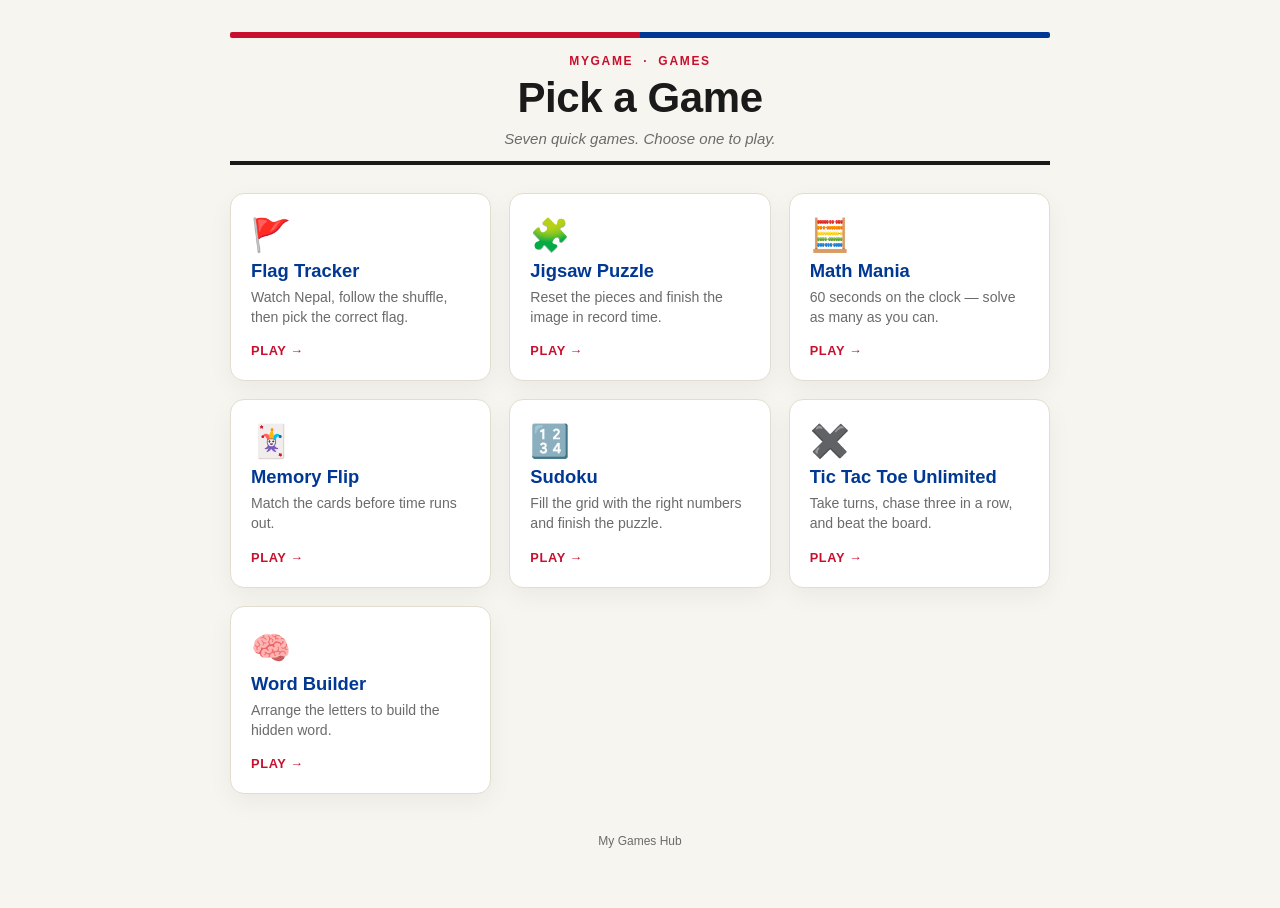
<file: index.html>
<!DOCTYPE html>
<html lang="en">
<head>
<meta charset="UTF-8">
<meta name="viewport" content="width=device-width, initial-scale=1.0">
<title>My Games</title>
<style>
  :root{
    --bg:#f7f5ef;
    --card:#ffffff;
    --crimson:#C8102E;
    --blue:#003893;
    --ink:#1a1a1a;
    --ink-soft:#6b6b6b;
    --border:#e2ddd0;
  }
  *{box-sizing:border-box;margin:0;padding:0}
  body{
    background:var(--bg);
    color:var(--ink);
    font-family:"Segoe UI",Arial,sans-serif;
    min-height:100vh;
    padding:32px 16px 60px;
  }
  .wrap{max-width:820px;margin:0 auto}
  header{
    text-align:center;
    border-bottom:4px solid var(--ink);
    padding-bottom:14px;
    margin-bottom:28px;
  }
  .flagbar{
    height:6px;
    background:linear-gradient(90deg, var(--crimson) 0 50%, var(--blue) 50% 100%);
    margin-bottom:16px;
    border-radius:2px;
  }
  .kicker{
    font-size:12px;
    letter-spacing:.14em;
    color:var(--crimson);
    font-weight:700;
    margin-bottom:6px;
    text-transform:uppercase;
  }
  h1{
    font-size:clamp(28px,6vw,42px);
    letter-spacing:-.01em;
    color:var(--ink);
  }
  .subhead{
    color:var(--ink-soft);
    font-size:15px;
    margin-top:8px;
    font-style:italic;
  }
  .grid{
    display:grid;
    grid-template-columns:repeat(auto-fit,minmax(220px,1fr));
    gap:18px;
  }
  .game-card{
    background:var(--card);
    border:1px solid var(--border);
    border-radius:14px;
    padding:22px 20px;
    text-decoration:none;
    color:var(--ink);
    display:flex;
    flex-direction:column;
    gap:6px;
    box-shadow:0 8px 24px rgba(0,0,0,.05);
    transition:transform .15s ease, box-shadow .15s ease, border-color .15s ease;
  }
  .game-card:hover{
    transform:translateY(-3px);
    box-shadow:0 14px 34px rgba(0,0,0,.1);
    border-color:var(--crimson);
  }
  .emoji{font-size:2rem}
  .game-title{font-size:1.15rem;font-weight:700;color:var(--blue)}
  .game-desc{font-size:.88rem;color:var(--ink-soft);line-height:1.4}
  .play{
    margin-top:10px;
    font-size:.8rem;
    font-weight:700;
    letter-spacing:.05em;
    color:var(--crimson);
    text-transform:uppercase;
  }
  footer{
    text-align:center;
    margin-top:40px;
    font-size:12px;
    color:var(--ink-soft);
  }
</style>
</head>
<body>
<div class="wrap">
  <header>
    <div class="flagbar"></div>
    <div class="kicker">MyGame &nbsp;·&nbsp; Games</div>
    <h1>Pick a Game</h1>
    <div class="subhead">Seven quick games. Choose one to play.</div>
  </header>

  <div class="grid">
    <a class="game-card" href="games/Flag%20Tracker/index.html">
      <div class="emoji">🚩</div>
      <div class="game-title">Flag Tracker</div>
      <div class="game-desc">Watch Nepal, follow the shuffle, then pick the correct flag.</div>
      <div class="play">Play →</div>
    </a>

    <a class="game-card" href="games/Jigsaw%20Puzzle/index.html">
      <div class="emoji">🧩</div>
      <div class="game-title">Jigsaw Puzzle</div>
      <div class="game-desc">Reset the pieces and finish the image in record time.</div>
      <div class="play">Play →</div>
    </a>

    <a class="game-card" href="games/Math%20mania/index.html">
      <div class="emoji">🧮</div>
      <div class="game-title">Math Mania</div>
      <div class="game-desc">60 seconds on the clock — solve as many as you can.</div>
      <div class="play">Play →</div>
    </a>

    <a class="game-card" href="games/Memory%20Flip/index.html">
      <div class="emoji">🃏</div>
      <div class="game-title">Memory Flip</div>
      <div class="game-desc">Match the cards before time runs out.</div>
      <div class="play">Play →</div>
    </a>

    <a class="game-card" href="games/Sudoku/index.html">
      <div class="emoji">🔢</div>
      <div class="game-title">Sudoku</div>
      <div class="game-desc">Fill the grid with the right numbers and finish the puzzle.</div>
      <div class="play">Play →</div>
    </a>

    <a class="game-card" href="games/tic%20tac%20toe%20unlimited/index.html">
      <div class="emoji">✖️</div>
      <div class="game-title">Tic Tac Toe Unlimited</div>
      <div class="game-desc">Take turns, chase three in a row, and beat the board.</div>
      <div class="play">Play →</div>
    </a>

    <a class="game-card" href="games/Word%20builder/index.html">
      <div class="emoji">🧠</div>
      <div class="game-title">Word Builder</div>
      <div class="game-desc">Arrange the letters to build the hidden word.</div>
      <div class="play">Play →</div>
    </a>
  </div>

  <footer>My Games Hub</footer>
</div>
</body>
</html>
</file>
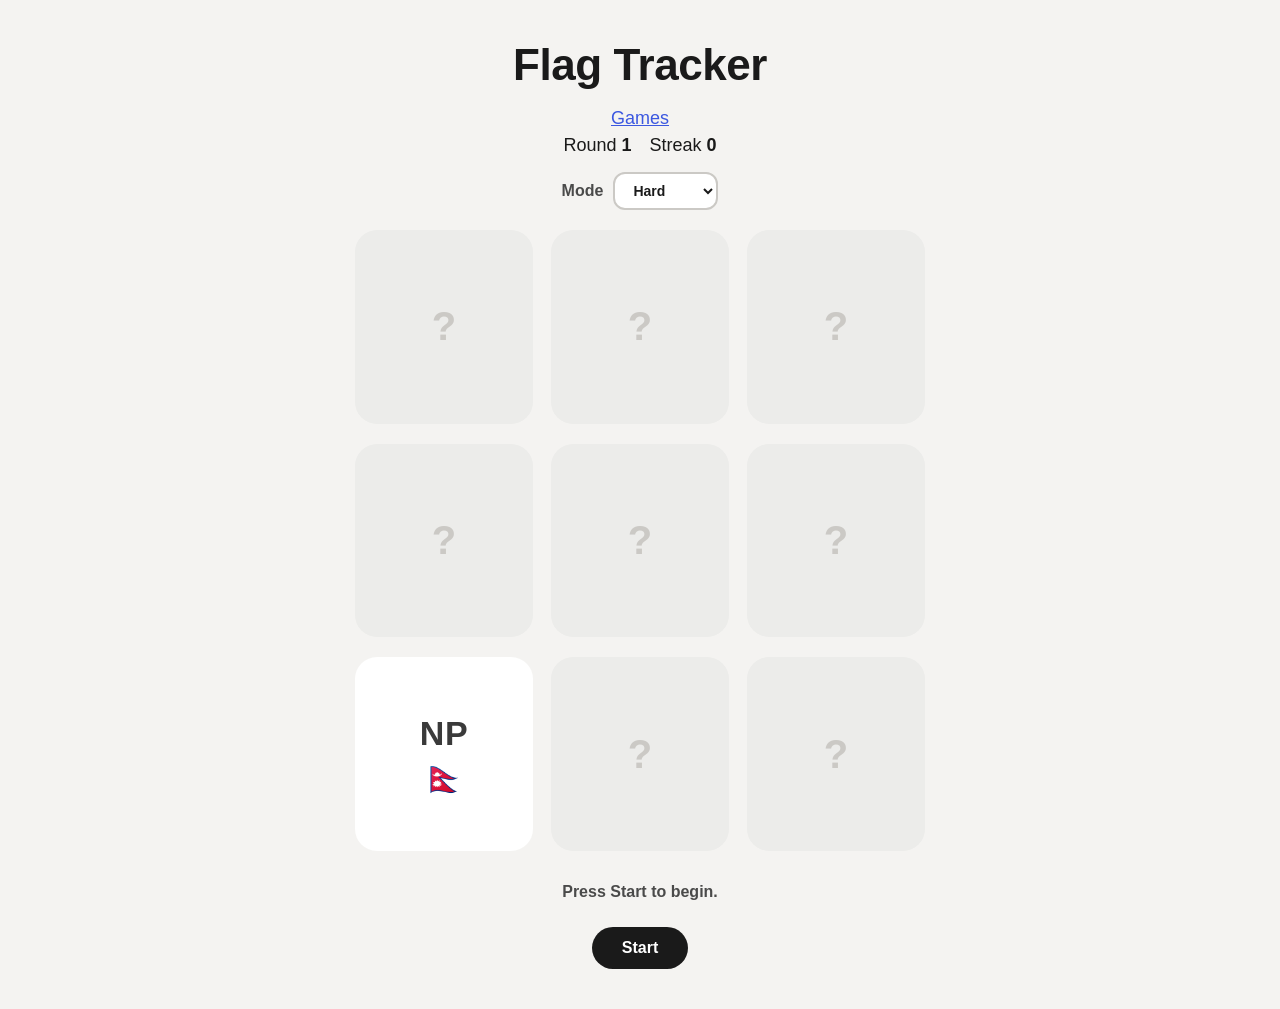
<file: games/Flag Tracker/index.html>
<!DOCTYPE html>
<html lang="en">
<head>
<meta charset="UTF-8">
<meta name="viewport" content="width=device-width, initial-scale=1.0">
<title>Flag Tracker</title>
<link rel="stylesheet" href="style.css">
</head>
<body>
  <div class="wrap">
    <h1>Flag Tracker</h1>

    <div class="nav-row">
      <a href="#" class="games-link">Games</a>
    </div>

    <div class="status-row">
      <span>Round <span id="round">1</span></span>
      <span>Streak <span id="streak">0</span></span>
    </div>

    <div class="mode-row">
      <label class="mode-label" for="modeSelect">Mode</label>
      <select id="modeSelect" class="mode-select">
        <option value="easy">Easy</option>
        <option value="medium">Medium</option>
        <option value="hard" selected>Hard</option>
      </select>
    </div>

    <div class="board" id="board"></div>

    <p class="message" id="message"></p>

    <button id="startBtn" class="primary">Start</button>
  </div>

  <script src="script.js"></script>
</body>
</html>
</file>
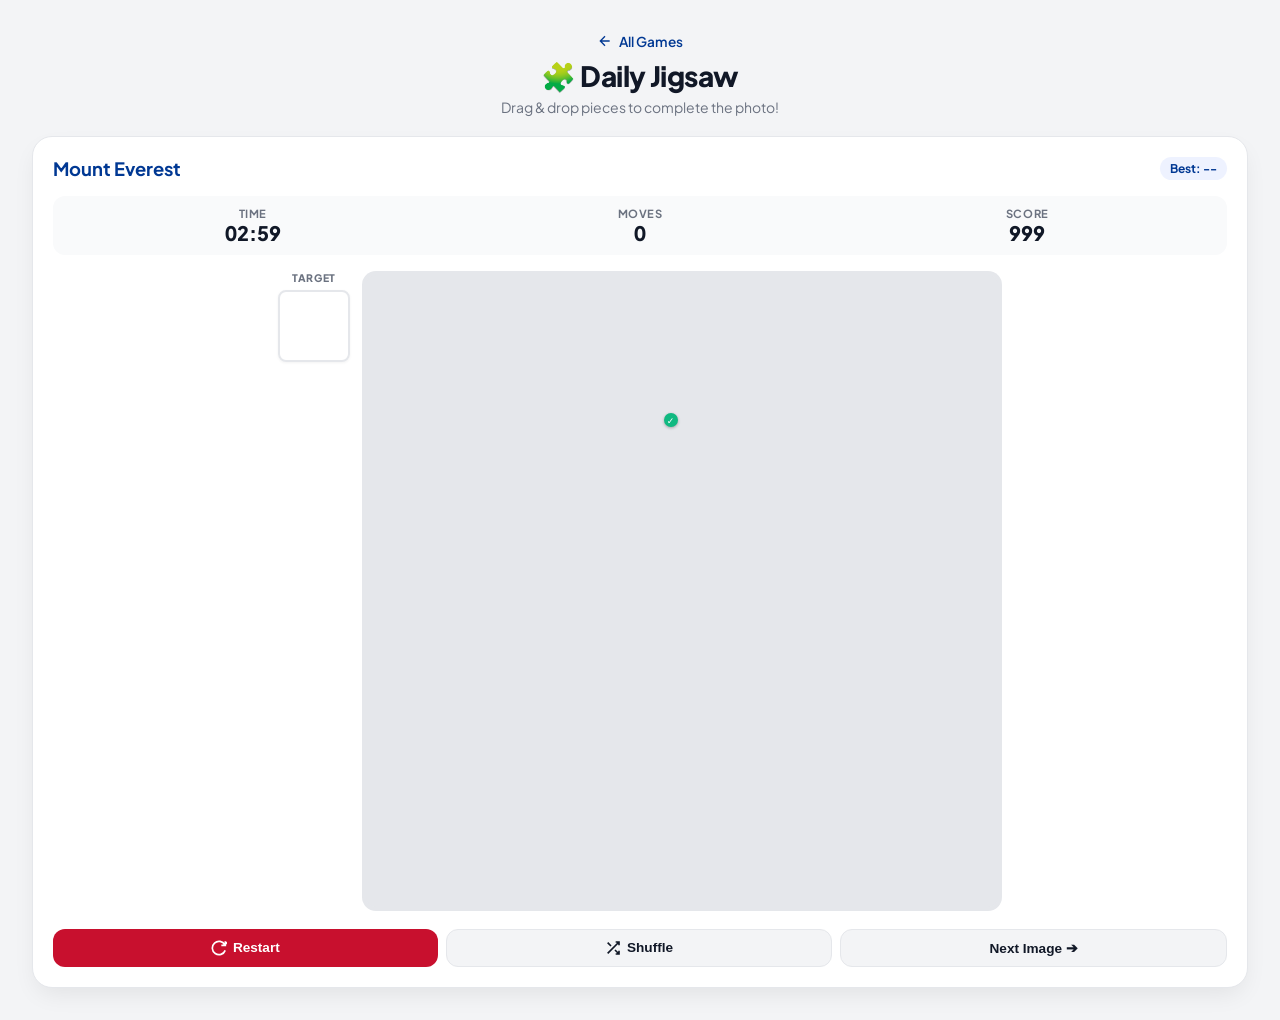
<file: games/Jigsaw Puzzle/index.html>
<!DOCTYPE html>
<html lang="en">
<head>
  <meta charset="UTF-8">
  <meta name="viewport" content="width=device-width, initial-scale=1.0">
  <title>Daily Jigsaw</title>
  <link rel="stylesheet" href="style.css">
  <link rel="preconnect" href="https://fonts.googleapis.com">
  <link rel="preconnect" href="https://fonts.gstatic.com" crossorigin>
  <link href="https://fonts.googleapis.com/css2?family=Plus+Jakarta+Sans:wght@400;600;700;800&display=swap" rel="stylesheet">
</head>
<body>

<div class="wrap">
  <header class="header">
    <a href="../../index.html" class="back-link">
      <svg width="16" height="16" viewBox="0 0 24 24" fill="none" stroke="currentColor" stroke-width="2"><path d="M19 12H5M12 19l-7-7 7-7"/></svg>
      All Games
    </a>
    <h1>🧩 Daily Jigsaw</h1>
    <p class="sub">Drag & drop pieces to complete the photo!</p>
  </header>

  <div class="card">
    <div class="card-header">
      <h2 class="title" id="puzzleTitle">Loading…</h2>
      <div class="best-badge" id="bestVal">Best: --</div>
    </div>

    <div class="stats-grid">
      <div class="stat-box">
        <span class="stat-label">Time</span>
        <span class="stat-value" id="timeVal">03:00</span>
      </div>
      <div class="stat-box">
        <span class="stat-label">Moves</span>
        <span class="stat-value" id="moveVal">0</span>
      </div>
      <div class="stat-box">
        <span class="stat-label">Score</span>
        <span class="stat-value" id="scoreVal">1000</span>
      </div>
    </div>

    <!-- Play Area: Reference image + Jigsaw Board -->
    <div class="play-area">
      <div class="reference-box">
        <span class="ref-label">Target</span>
        <div class="preview-img" id="previewImg"></div>
      </div>
      <div class="board-container">
        <div class="board" id="board"></div>
      </div>
    </div>

    <div class="controls">
      <button id="restartBtn" class="btn btn-primary">
        <svg width="16" height="16" viewBox="0 0 24 24" fill="none" stroke="currentColor" stroke-width="2.5"><path d="M21.5 2v6h-6M21.34 15.57a10 10 0 11-.57-8.38l5.67-5.67"/></svg>
        Restart
      </button>
      <button id="shuffleBtn" class="btn btn-secondary">
        <svg width="16" height="16" viewBox="0 0 24 24" fill="none" stroke="currentColor" stroke-width="2.5"><path d="M16 3h5v5M4 20L21 3M21 16v5h-5M15 15l6 6M4 4l5 5"/></svg>
        Shuffle
      </button>
      <button id="nextBtn" class="btn btn-secondary">
        Next Image ➔
      </button>
    </div>
  </div>
</div>

<!-- Game Over Modal -->
<div class="overlay" id="overlay">
  <div class="modal">
    <div class="modal-icon" id="modalIcon">🎉</div>
    <h2 id="modalTitle">Puzzle Complete!</h2>
    <div class="score-display">
      <span class="score-label">Final Score</span>
      <div class="score-number" id="finalScore">0</div>
    </div>
    <p id="finalStats" class="modal-sub"></p>
    <button id="playAgainBtn" class="btn btn-primary btn-block">Play Next Puzzle</button>
  </div>
</div>

<script src="script.js"></script>
</body>
</html>
</file>
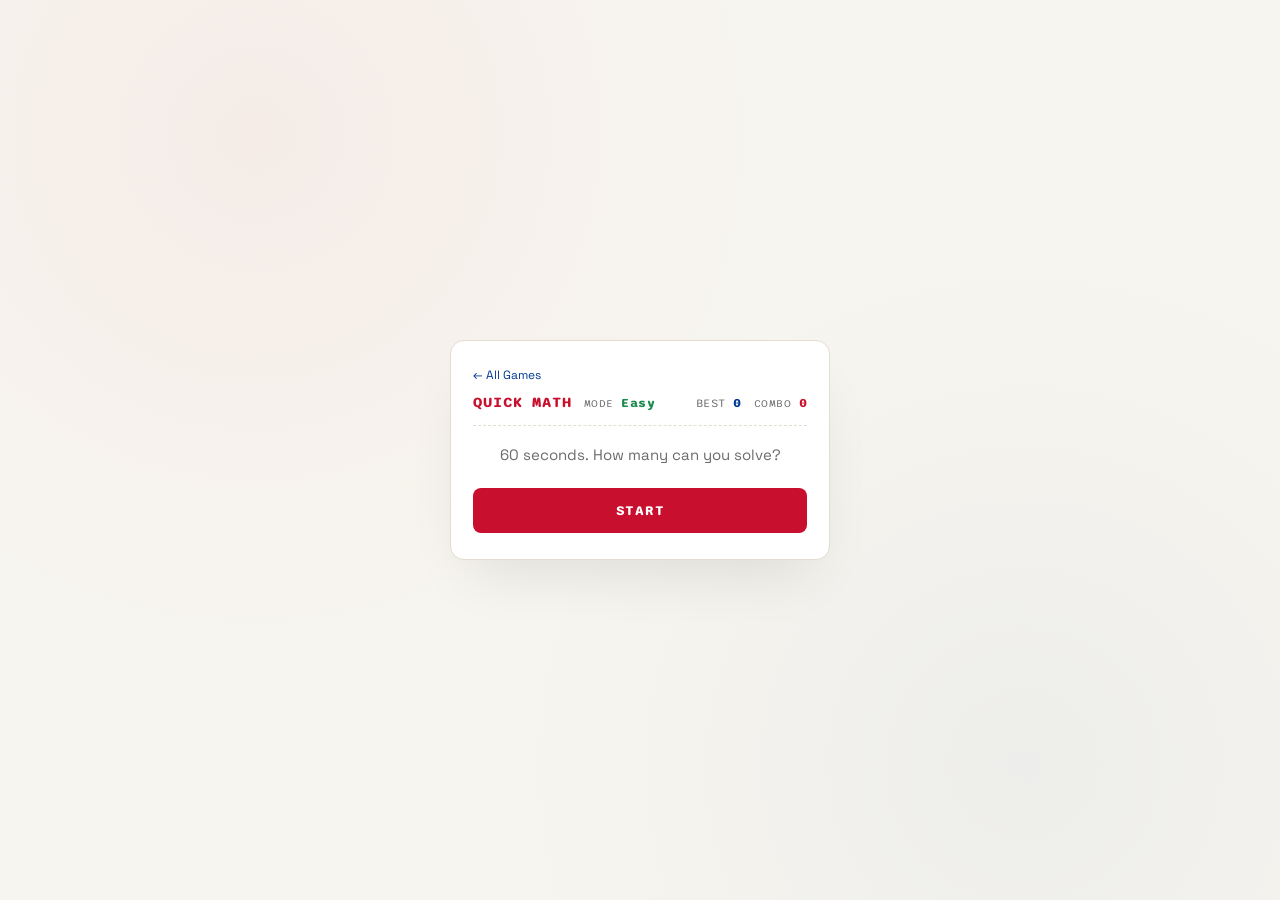
<file: games/Math mania/index.html>
<!DOCTYPE html>
<html lang="en">
<head>
<meta charset="UTF-8">
<meta name="viewport" content="width=device-width, initial-scale=1.0">
<title>Quick Math</title>
<link rel="stylesheet" href="style.css">
</head>
<body>

<div class="board">
  <a href="../../index.html" style="display:inline-block;margin-bottom:10px;font-size:.75rem;color:#003893;text-decoration:none;">← All Games</a>

  <header class="board-head">
    <div class="board-title-group">
      <span class="board-title">QUICK MATH</span>
      <span class="board-mode">MODE <b id="difficulty">Easy</b></span>
    </div>
    <div class="board-meta">
      <span class="board-best">BEST <b id="best-score">0</b></span>
      <span class="board-combo">COMBO <b id="combo">0</b></span>
    </div>
  </header>

  <!-- START PANEL -->
  <section id="panel-start" class="panel">
    <p class="lede">60 seconds. How many can you solve?</p>
    <button id="btn-start" class="btn-primary">START</button>
  </section>

  <!-- GAME PANEL -->
  <section id="panel-game" class="panel hidden">

    <div class="readout">
      <div class="readout-cell">
        <span class="readout-label">Time</span>
        <span class="readout-value" id="time-left">60</span>
      </div>
      <div class="readout-cell">
        <span class="readout-label">Score</span>
        <span class="readout-value" id="score">0</span>
      </div>
      <div class="readout-cell">
        <span class="readout-label">Mistakes</span>
        <span class="readout-value mistake-value" id="mistakes">0</span>
      </div>
    </div>

    <div class="timebar-track">
      <div class="timebar-fill" id="timebar"></div>
    </div>

    <div class="question-zone">
      <div class="question" id="question">--</div>
      <div class="feedback" id="feedback"></div>
    </div>

    <div class="choices" id="choices">
      <button class="choice-btn" data-idx="0"></button>
      <button class="choice-btn" data-idx="1"></button>
      <button class="choice-btn" data-idx="2"></button>
      <button class="choice-btn" data-idx="3"></button>
    </div>

  </section>

  <!-- RESULT PANEL -->
  <section id="panel-result" class="panel hidden">
    <p class="lede">Time's up</p>
    <div class="final-score" id="final-score">0</div>
    <div class="result-split">
      <span class="split-correct"><b id="result-correct">0</b> correct</span>
      <span class="split-wrong"><b id="result-wrong">0</b> wrong</span>
    </div>
    <div class="result-split">
      <span>Best combo <b id="result-combo">0</b></span>
      <span>Accuracy <b id="result-accuracy">0%</b></span>
    </div>
    <p class="new-best hidden" id="new-best-msg">New best score</p>
    <button id="btn-again" class="btn-primary">PLAY AGAIN</button>
  </section>

</div>

<script src="script.js"></script>
</body>
</html>
</file>
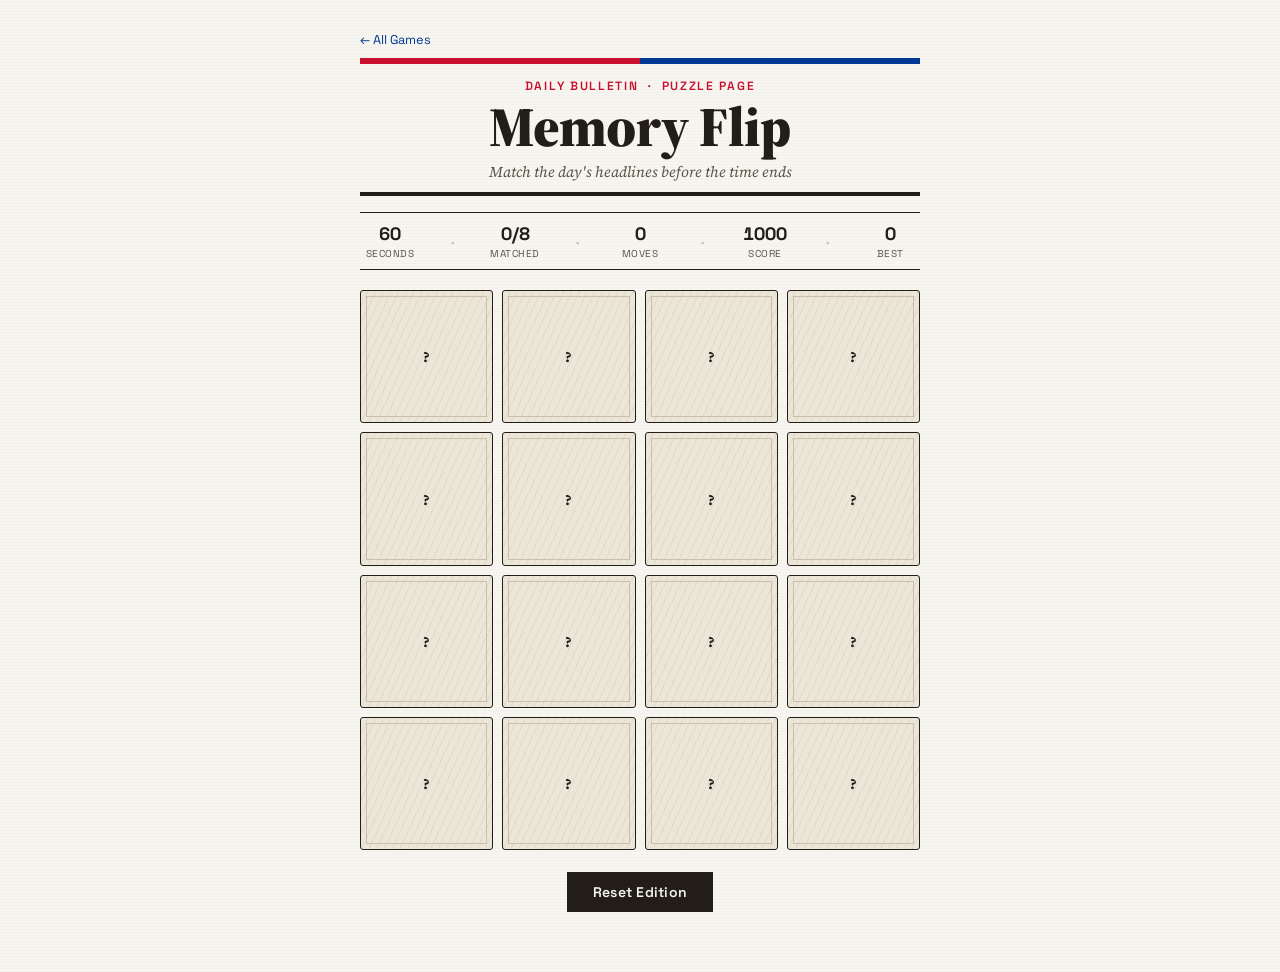
<file: games/Memory Flip/index.html>
<!DOCTYPE html>
<html lang="en">
<head>
<meta charset="UTF-8">
<meta name="viewport" content="width=device-width, initial-scale=1.0">
<title>Memory Flip — Daily Bulletin Puzzle</title>
<link rel="preconnect" href="https://fonts.googleapis.com">
<link href="https://fonts.googleapis.com/css2?family=Source+Serif+4:wght@500;600;700;900&family=Space+Grotesk:wght@400;500;600;700&display=swap" rel="stylesheet">
<link rel="stylesheet" href="style.css">
</head>
<body>

<div class="sheet">
  <a href="../../index.html" style="display:inline-block;margin-bottom:10px;font-size:.8rem;color:#003893;text-decoration:none;">← All Games</a>
  <header class="masthead">
    <div class="flagbar"></div>
    <div class="kicker">DAILY BULLETIN &nbsp;·&nbsp; PUZZLE PAGE</div>
    <h1 class="title">Memory Flip</h1>
    <div class="subhead">Match the day's headlines before the time ends</div>
  </header>

  <div class="dateline">
    <div class="stat">
      <span class="num" id="stat-time">60</span>
      <span class="label">SECONDS</span>
    </div>
    <span class="divider-dot">·</span>
    <div class="stat">
      <span class="num" id="stat-pairs">0/8</span>
      <span class="label">MATCHED</span>
    </div>
    <span class="divider-dot">·</span>
    <div class="stat">
      <span class="num" id="stat-moves">0</span>
      <span class="label">MOVES</span>
    </div>
    <span class="divider-dot">·</span>
    <div class="stat">
      <span class="num" id="stat-score">1000</span>
      <span class="label">SCORE</span>
    </div>
    <span class="divider-dot">·</span>
    <div class="stat">
      <span class="num" id="stat-best">0</span>
      <span class="label">BEST</span>
    </div>
  </div>

  <div class="board" id="board" role="grid" aria-label="Memory game board"></div>

  <div class="controls">
    <button class="btn" id="restart-btn">Reset Edition</button>
  </div>
</div>

<div class="modal-overlay" id="modal-overlay">
  <div class="modal">
    <div class="flagbar"></div>
    <div class="kicker" id="modal-kicker">FINAL EDITION</div>
    <h2 id="modal-headline">All Stories Matched</h2>
    <div class="modal-stats">
      <div class="row"><strong id="modal-score">0</strong>Final score</div>
      <div class="row"><strong id="modal-moves">0</strong>Moves taken</div>
      <div class="row"><strong id="modal-time">0s</strong>Time used</div>
      <div class="row best"><strong id="modal-best">0</strong>Best score</div>
    </div>
    <div id="modal-newbest" style="display:none" class="new-best">★ NEW BEST SCORE</div>
    <button class="btn" id="modal-restart-btn">Play Again</button>
  </div>
</div>

<script src="script.js"></script>
</body>
</html>
</file>
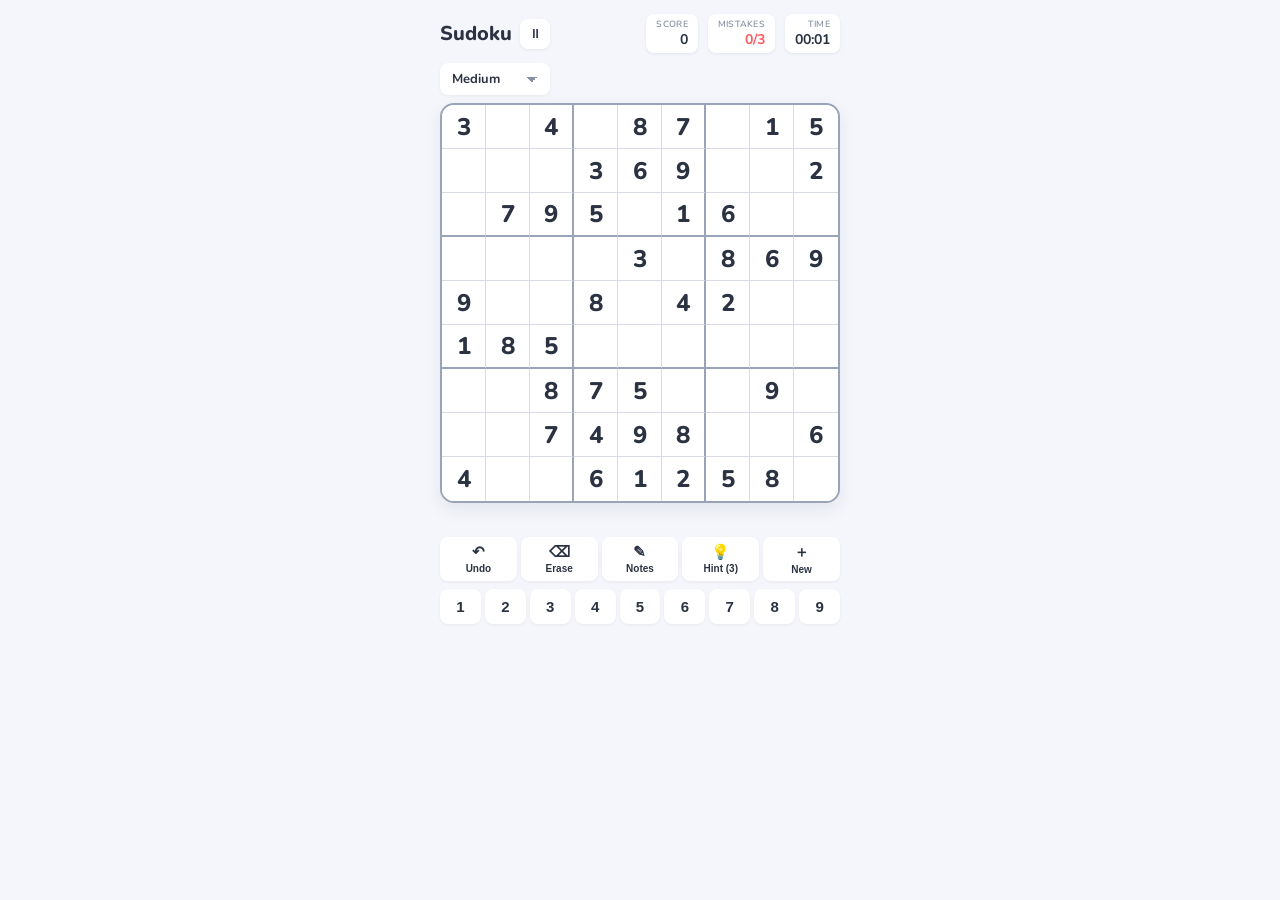
<file: games/Sudoku/index.html>
<!DOCTYPE html>
<html lang="en">
<head>
<meta charset="UTF-8">
<title>Sudoku</title>
<link rel="preconnect" href="https://fonts.googleapis.com">
<link href="https://fonts.googleapis.com/css2?family=Nunito:wght@400;600;700;800&display=swap" rel="stylesheet">
<link rel="stylesheet" href="style.css">
</head>
<body>
  <div class="app">
    <header class="topbar">
      <div class="brand-row">
        <div class="brand">Sudoku</div>
        <button id="pauseBtn" class="pause-btn" title="Pause">⏸</button>
      </div>
      <div class="stats">
        <div class="stat">
          <span class="stat-label">Score</span>
          <span id="score" class="stat-value">0</span>
        </div>
        <div class="stat">
          <span class="stat-label">Mistakes</span>
          <span id="mistakes" class="stat-value">0/3</span>
        </div>
        <div class="stat">
          <span class="stat-label">Time</span>
          <span id="timer" class="stat-value">00:00</span>
        </div>
      </div>
    </header>

    <div class="difficulty-row">
      <select id="difficultySelect" class="diff-select">
        <option value="30">Easy</option>
        <option value="40" selected>Medium</option>
        <option value="50">Hard</option>
        <option value="58">Extreme</option>
      </select>
    </div>

    <div class="board-wrap">
      <div id="board" class="board"></div>
      <div id="pausedOverlay" class="paused-overlay">
        <span>Paused</span>
        <button id="resumeBtn" class="overlay-btn primary">Resume</button>
      </div>
    </div>

    <div id="message" class="message"></div>

    <div class="toolbar">
      <button id="undoBtn" class="tool-btn">
        <span class="tool-icon">↶</span><span>Undo</span>
      </button>
      <button id="eraseBtn" class="tool-btn">
        <span class="tool-icon">⌫</span><span>Erase</span>
      </button>
      <button id="notesBtn" class="tool-btn">
        <span class="tool-icon">✎</span><span>Notes</span>
      </button>
      <button id="hintBtn" class="tool-btn">
        <span class="tool-icon">💡</span><span>Hint <span id="hintCount">(3)</span></span>
      </button>
      <button id="newGame" class="tool-btn">
        <span class="tool-icon">＋</span><span>New</span>
      </button>
    </div>

    <div id="numpad" class="numpad"></div>

    <div id="overlay" class="overlay">
      <div class="overlay-card">
        <h2 id="overlayTitle">Game Over</h2>
        <p id="overlayMsg"></p>
        <div class="overlay-actions">
          <button id="retryBtn" class="overlay-btn secondary">Retry</button>
          <button id="playAgainBtn" class="overlay-btn primary">Play Again</button>
        </div>
      </div>
    </div>
  </div>

  <script src="script.js"></script>
</body>
</html>
</file>
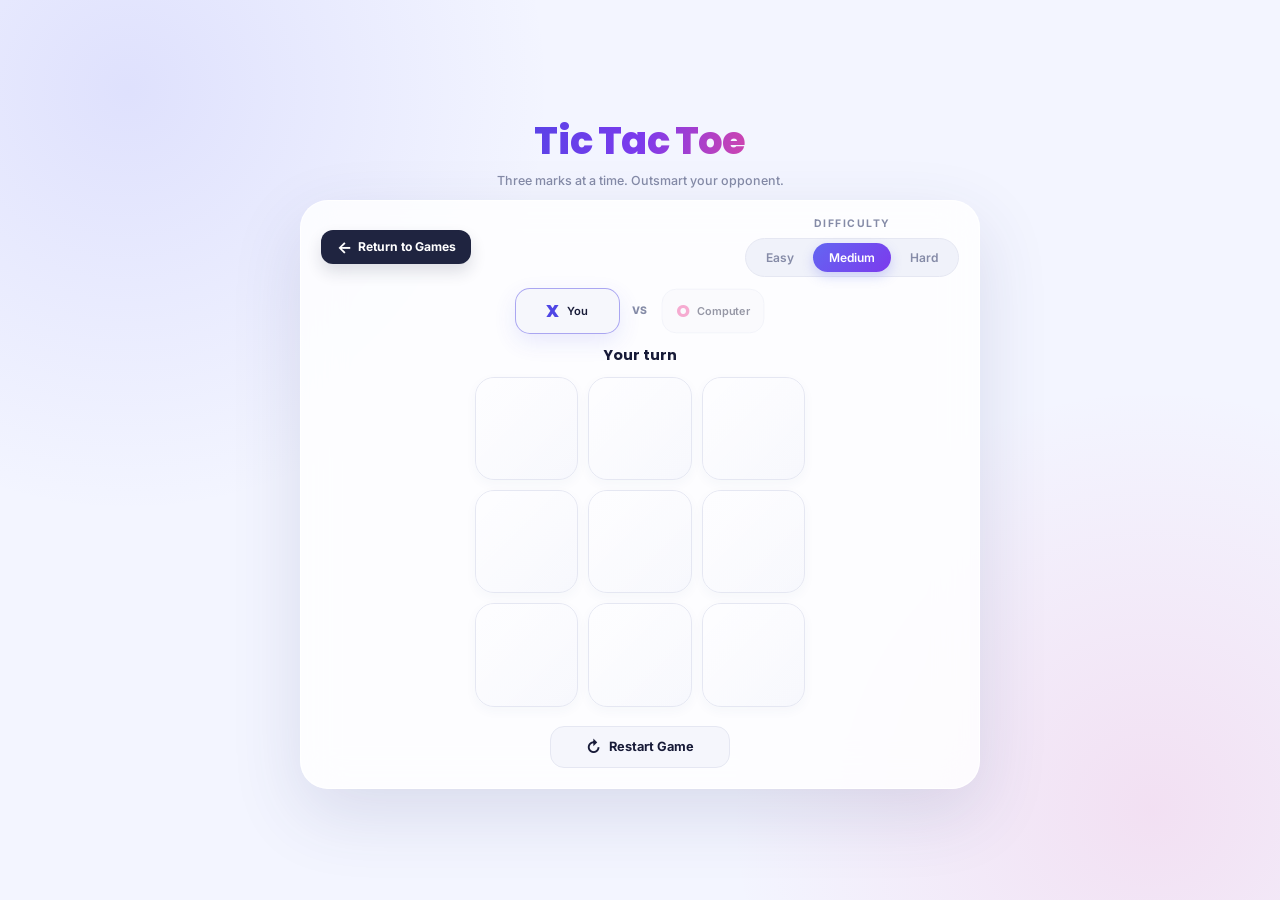
<file: games/tic tac toe unlimited/index.html>
<!DOCTYPE html>
<html lang="en">
<head>
<meta charset="UTF-8">
<meta name="viewport" content="width=device-width, initial-scale=1.0">
<title>Unlimited Tic-Tac-Toe</title>

<link rel="preconnect" href="https://fonts.googleapis.com">
<link href="https://fonts.googleapis.com/css2?family=Poppins:wght@500;600;700;800&family=Inter:wght@400;500;600&display=swap" rel="stylesheet">

<link rel="stylesheet" href="style.css">
</head>

<body>

  <div class="app">

    <header class="header">
      <h1>Tic Tac Toe</h1>
      <p>Three marks at a time. Outsmart your opponent.</p>
    </header>

    <main class="card">

      <section class="game-top">
        <a class="return-games" href="../../index.html">
          <span class="return-icon">←</span>
          <span class="return-text">Return to Games</span>
        </a>

        <section class="difficulty" id="difficulty">
          <span class="difficulty-label">Difficulty</span>

          <div class="difficulty-pills">
            <button class="pill" data-diff="easy">Easy</button>
            <button class="pill active" data-diff="medium">Medium</button>
            <button class="pill" data-diff="hard">Hard</button>
          </div>
        </section>
      </section>

      <section class="players">

        <div class="player x-player active" id="playerX">
          <span class="player-mark">X</span>
          <span class="player-name">You</span>
        </div>

        <div class="vs">VS</div>

        <div class="player o-player" id="playerO">
          <span class="player-mark">O</span>
          <span class="player-name">Computer</span>
        </div>

      </section>

      <div class="status" id="status">
        Your turn
      </div>

      <div class="board" id="board">

        <button class="cell" data-idx="0"></button>
        <button class="cell" data-idx="1"></button>
        <button class="cell" data-idx="2"></button>

        <button class="cell" data-idx="3"></button>
        <button class="cell" data-idx="4"></button>
        <button class="cell" data-idx="5"></button>

        <button class="cell" data-idx="6"></button>
        <button class="cell" data-idx="7"></button>
        <button class="cell" data-idx="8"></button>

      </div>

      <button class="reset-btn" id="resetBtn">
        <span>↻</span>
        Restart Game
      </button>

    </main>

  </div>

  <div class="modal-overlay hidden" id="modalOverlay">

    <div class="modal-card">

      <div class="modal-icon">🏆</div>

      <div class="modal-text" id="modalText"></div>

      <button class="modal-play-again" id="playAgainBtn">
        Play Again
      </button>

    </div>

  </div>

  <script src="script.js"></script>

</body>
</html>
</file>
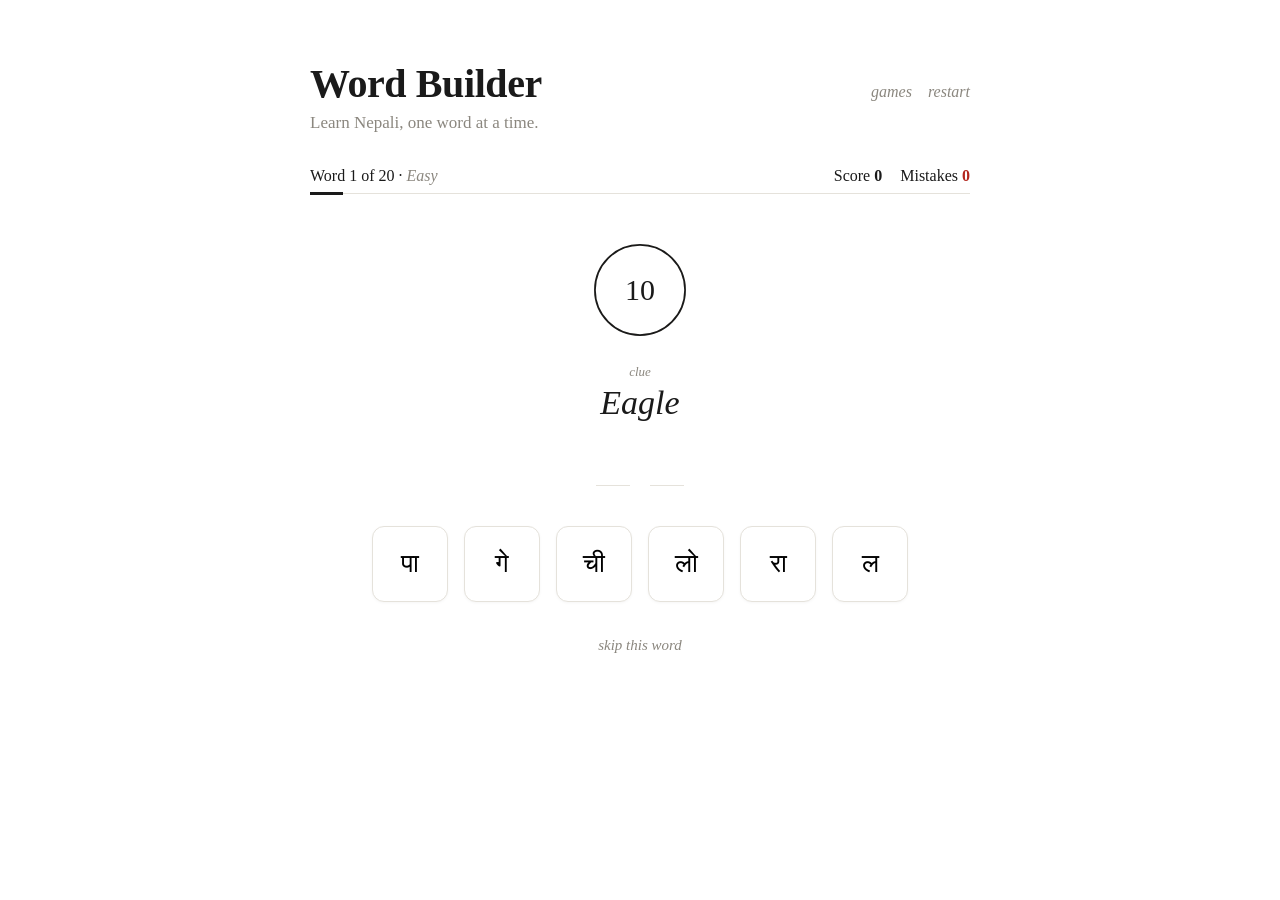
<file: games/Word builder/index.html>
<!DOCTYPE html>
<html lang="en">
<head>
<meta charset="UTF-8">
<meta name="viewport" content="width=device-width, initial-scale=1.0">
<title>Word Builder — Nepali</title>
<link rel="stylesheet" href="style.css">
</head>
<body>
  <div class="wrap">
    <header>
      <h1>Word Builder</h1>
      <nav>
        <a href="#" id="gamesLink">games</a>
        <button id="restartBtn">restart</button>
      </nav>
    </header>

    <p class="sub">Learn Nepali, one word at a time.</p>

    <div id="game">
      <div class="meta-row">
        <span id="progress">Word 1 of 20 · <em id="difficulty">Easy</em></span>
        <span class="round-stats">
          <span id="scoreLabel">Score <span id="score">0</span></span>
          <span id="mistakesLabel">Mistakes <span id="mistakes">0</span></span>
        </span>
      </div>
      <div class="progress-track">
        <div class="progress-fill" id="progressFill"></div>
      </div>

      <div class="timer-wrap">
        <svg class="timer-ring" viewBox="0 0 120 120">
          <circle class="ring-bg" cx="60" cy="60" r="52"></circle>
          <circle class="ring-fg" id="ringFg" cx="60" cy="60" r="52"></circle>
        </svg>
        <span class="timer-num" id="timerNum">8</span>
      </div>

      <div class="clue-block">
        <span class="clue-label">clue</span>
        <p id="clue">Loading</p>
      </div>

      <div class="target" id="target"></div>

      <div class="tiles" id="tiles"></div>

      <button id="skipBtn">skip this word</button>

      <p class="feedback" id="feedback"></p>
    </div>

    <div id="complete" class="hidden">
      <h2>round complete</h2>
      <h3>Congratulations!</h3>
      <p class="final-score" id="finalScore">0</p>
      <p class="final-label">points earned</p>
      <p class="final-mistakes">Mistakes <b id="finalMistakes">0</b></p>
      <div class="controls">
        <button id="playAgain">Play again</button>
        <button id="shareBtn">Share result</button>
      </div>
    </div>
  </div>

  <script src="script.js"></script>
</body>
</html>
</file>
<file: games/Flag Tracker/style.css>
:root {
  --bg: #f4f3f1;
  --card-muted: #ececea;
  --card-white: #ffffff;
  --code-muted: #cbc9c5;
  --code-dark: #3a3a3a;
  --ink: #1a1a1a;
  --link: #3b57e0;
  --accent: #dc2c3a;
  --muted-text: #4a4a4a;
  font-family: -apple-system, BlinkMacSystemFont, "Segoe UI", Roboto, Helvetica, Arial, sans-serif;
}

* { box-sizing: border-box; }

body {
  margin: 0;
  min-height: 100vh;
  background: var(--bg);
  color: var(--ink);
  display: flex;
  align-items: center;
  justify-content: center;
  padding: 40px 20px;
}

.wrap {
  width: 100%;
  max-width: 760px;
  text-align: center;
}

h1 {
  margin: 0 0 18px;
  font-size: 44px;
  font-weight: 800;
  letter-spacing: -0.01em;
}

.nav-row {
  margin-bottom: 6px;
}

.games-link {
  color: var(--link);
  text-decoration: underline;
  font-size: 18px;
}

.status-row {
  display: flex;
  justify-content: center;
  gap: 18px;
  margin-bottom: 16px;
  font-size: 18px;
  color: var(--ink);
}

.status-row span span {
  font-weight: 700;
}

.mode-row {
  display: flex;
  align-items: center;
  justify-content: center;
  gap: 10px;
  margin-bottom: 20px;
}

.mode-label {
  font-size: 16px;
  font-weight: 800;
  color: var(--muted-text);
}

.mode-select {
  background: var(--card-white);
  color: var(--ink);
  border: 2px solid var(--code-muted);
  border-radius: 12px;
  padding: 8px 14px;
  font-size: 14px;
  font-weight: 700;
}

.board {
  display: grid;
  grid-template-columns: repeat(3, 1fr);
  gap: 20px 18px;
  margin: 0 auto 32px;
  max-width: 570px;
  position: relative;
}

.board.shuffling::after {
  content: "SHUFFLING";
  position: absolute;
  top: 50%;
  left: 50%;
  transform: translate(-50%, -50%);
  padding: 8px 12px;
  border-radius: 999px;
  background: rgba(26, 26, 26, 0.9);
  color: #fff;
  font-size: 12px;
  font-weight: 800;
  letter-spacing: 0.08em;
  pointer-events: none;
  z-index: 3;
}

.card {
  position: relative;
  aspect-ratio: 170 / 185;
  cursor: default;
}

.card-inner {
  position: relative;
  width: 100%;
  height: 100%;
  border-radius: 22px;
  background: var(--card-muted);
  display: flex;
  flex-direction: column;
  align-items: center;
  justify-content: center;
  gap: 8px;
  border: 2px solid transparent;
  transition: background .35s ease, border-color .35s ease, box-shadow .35s ease, transform .15s ease;
}

.card .question {
  font-size: 40px;
  font-weight: 700;
  color: var(--code-muted);
  transition: opacity .2s ease;
}

.card .code {
  font-size: 34px;
  font-weight: 800;
  letter-spacing: 0.02em;
  color: var(--code-dark);
  display: none;
}

.card .flag {
  font-size: 34px;
  line-height: 1;
  display: none;
}

.card .label {
  font-size: 12px;
  font-weight: 800;
  letter-spacing: 0.08em;
  color: var(--accent);
  text-transform: uppercase;
  display: none;
}

.card.revealed .question { display: none; }
.card.revealed .code { display: block; }
.card.revealed .flag { display: block; }

.card.revealed .card-inner {
  background: var(--card-white);
}

.card.correct .card-inner {
  border-color: #17a34a;
  box-shadow: 0 0 0 1px rgba(23,163,74,0.12), 0 8px 30px rgba(23,163,74,0.18);
}

.card.correct .label { display: block; }

.card.pickable .card-inner {
  cursor: pointer;
}

.card.pickable .card-inner:hover {
  transform: translateY(-3px);
}

.message {
  min-height: 24px;
  font-size: 16px;
  font-weight: 600;
  margin: 0 0 20px;
  color: var(--muted-text);
}

.message.good { color: #1a7a3c; }
.message.bad { color: var(--accent); }

.primary {
  background: var(--ink);
  color: #fff;
  border: none;
  padding: 12px 30px;
  border-radius: 999px;
  font-size: 16px;
  font-weight: 700;
  cursor: pointer;
  transition: opacity .15s ease;
}

.primary:hover { opacity: .85; }
.primary:disabled { opacity: .4; cursor: default; }

@media (max-width: 540px) {
  h1 { font-size: 32px; }
  .board { gap: 12px; }
  .card .code { font-size: 30px; }
}
</file>
<file: games/Jigsaw Puzzle/style.css>
:root {
  --bg: #F3F4F6;
  --card-bg: #FFFFFF;
  --text-main: #111827;
  --text-muted: #6B7280;
  
  --primary: #C8102E;
  --primary-hover: #A30D25;
  --secondary: #003893;
  --secondary-light: #EEF2FF;
  
  --success: #10B981;
  --border: #E5E7EB;
  --radius-lg: 20px;
  --radius-md: 12px;
  --shadow-sm: 0 1px 3px rgba(0,0,0,0.05);
  --shadow-md: 0 10px 25px -5px rgba(0, 0, 0, 0.08);
}

* {
  box-sizing: border-box;
  margin: 0;
  padding: 0;
}

body {
  background: var(--bg);
  color: var(--text-main);
  font-family: 'Plus Jakarta Sans', system-ui, -apple-system, sans-serif;
  display: flex;
  justify-content: center;
  align-items: flex-start;
  min-height: 100dvh;
  padding: 0;
}

.wrap {
  width: 100%;
  max-width: none;
  min-height: 100dvh;
  padding: clamp(16px, 3vw, 32px);
  display: flex;
  flex-direction: column;
  gap: clamp(12px, 2vw, 20px);
}

/* Header */
.header {
  text-align: center;
}

.back-link {
  display: inline-flex;
  align-items: center;
  gap: 6px;
  font-size: 0.85rem;
  font-weight: 600;
  color: var(--secondary);
  text-decoration: none;
  margin-bottom: 8px;
  transition: opacity 0.2s;
}

.back-link:hover {
  opacity: 0.8;
}

h1 {
  font-size: 1.75rem;
  font-weight: 800;
  color: var(--text-main);
  letter-spacing: -0.02em;
}

.sub {
  color: var(--text-muted);
  font-size: 0.875rem;
  margin-top: 4px;
}

/* Main Card */
.card {
  width: 100%;
  flex: 1;
  background: var(--card-bg);
  border-radius: var(--radius-lg);
  padding: 20px;
  box-shadow: var(--shadow-md);
  border: 1px solid var(--border);
}

.card-header {
  display: flex;
  justify-content: space-between;
  align-items: center;
  margin-bottom: 16px;
}

.title {
  font-size: 1.15rem;
  font-weight: 700;
  color: var(--secondary);
}

.best-badge {
  font-size: 0.75rem;
  font-weight: 700;
  background: var(--secondary-light);
  color: var(--secondary);
  padding: 4px 10px;
  border-radius: 20px;
}

/* Stats */
.stats-grid {
  display: grid;
  grid-template-columns: repeat(3, 1fr);
  gap: 8px;
  background: #F9FAFB;
  border-radius: var(--radius-md);
  padding: 10px;
  margin-bottom: 16px;
}

.stat-box {
  text-align: center;
}

.stat-label {
  display: block;
  font-size: 0.7rem;
  text-transform: uppercase;
  letter-spacing: 0.05em;
  font-weight: 700;
  color: var(--text-muted);
}

.stat-value {
  display: block;
  font-size: 1.25rem;
  font-weight: 800;
  color: var(--text-main);
  font-variant-numeric: tabular-nums;
}

/* Play Area Layout: Preview + Board */
.play-area {
  display: flex;
  gap: 12px;
  align-items: flex-start;
  justify-content: center;
}

.reference-box {
  display: flex;
  flex-direction: column;
  align-items: center;
  gap: 6px;
  flex-shrink: 0;
}

.ref-label {
  font-size: 0.65rem;
  font-weight: 800;
  text-transform: uppercase;
  color: var(--text-muted);
  letter-spacing: 0.05em;
}

.preview-img {
  width: 72px;
  height: 72px;
  border-radius: 8px;
  background-size: cover;
  background-position: center;
  border: 2px solid var(--border);
  box-shadow: var(--shadow-sm);
}

/* Board */
.board-container {
  flex: 0 0 calc(100% - 111px);
  width: calc(100% - 111px);
  max-width: min(760px, calc(100dvh - 260px));
  min-width: 0;
  padding: 4px;
  background: var(--border);
  border-radius: 14px;
}

.board {
  display: grid;
  grid-template-columns: repeat(4, 1fr);
  gap: 3px;
  width: 100%;
  min-width: 0;
  max-width: 100%;
  aspect-ratio: 1 / 1;
  border-radius: 10px;
  overflow: hidden;
  background: var(--border);
}

.piece {
  background-repeat: no-repeat;
  cursor: grab;
  position: relative;
  transition: transform 0.15s ease, box-shadow 0.15s ease, opacity 0.15s ease;
  user-select: none;
  touch-action: none;
}

.piece:active {
  cursor: grabbing;
}

.piece.dragging {
  opacity: 0.4;
  transform: scale(0.95);
}

.piece.drag-over {
  outline: 3px dashed var(--primary);
  outline-offset: -3px;
  z-index: 2;
}

.piece.correct::after {
  content: '✓';
  position: absolute;
  bottom: 3px;
  right: 3px;
  background: var(--success);
  color: white;
  font-size: 9px;
  font-weight: bold;
  width: 14px;
  height: 14px;
  border-radius: 50%;
  display: flex;
  align-items: center;
  justify-content: center;
  box-shadow: 0 1px 3px rgba(0,0,0,0.3);
}

/* Buttons */
.controls {
  margin-top: 18px;
  display: flex;
  gap: 8px;
}

.btn {
  flex: 1;
  display: inline-flex;
  align-items: center;
  justify-content: center;
  gap: 6px;
  padding: 10px 12px;
  border-radius: var(--radius-md);
  font-weight: 700;
  font-size: 0.85rem;
  cursor: pointer;
  border: none;
  transition: all 0.15s ease;
}

.btn-primary {
  background: var(--primary);
  color: #FFFFFF;
}

.btn-primary:hover {
  background: var(--primary-hover);
  transform: translateY(-1px);
}

.btn-secondary {
  background: #F3F4F6;
  color: var(--text-main);
  border: 1px solid var(--border);
}

.btn-secondary:hover {
  background: #E5E7EB;
}

.btn-block {
  width: 100%;
}

/* Modal Overlay */
.overlay {
  position: fixed;
  inset: 0;
  background: rgba(17, 24, 39, 0.6);
  backdrop-filter: blur(4px);
  display: none;
  align-items: center;
  justify-content: center;
  padding: 20px;
  z-index: 100;
  opacity: 0;
  transition: opacity 0.25s ease;
}

.overlay.show {
  display: flex;
  opacity: 1;
}

.modal {
  background: var(--card-bg);
  border-radius: var(--radius-lg);
  padding: 28px;
  text-align: center;
  max-width: 320px;
  width: 100%;
  box-shadow: 0 20px 25px -5px rgba(0,0,0,0.1);
  transform: scale(0.9);
  transition: transform 0.25s cubic-bezier(0.175, 0.885, 0.32, 1.275);
}

.overlay.show .modal {
  transform: scale(1);
}

.modal-icon {
  font-size: 2.5rem;
  margin-bottom: 8px;
}

.modal h2 {
  color: var(--text-main);
  font-size: 1.35rem;
  font-weight: 800;
}

.score-display {
  margin: 16px 0;
  padding: 12px;
  background: var(--secondary-light);
  border-radius: var(--radius-md);
}

.score-label {
  font-size: 0.75rem;
  text-transform: uppercase;
  letter-spacing: 0.05em;
  font-weight: 700;
  color: var(--secondary);
}

.score-number {
  font-size: 2.25rem;
  font-weight: 800;
  color: var(--primary);
  line-height: 1.1;
}

.modal-sub {
  color: var(--text-muted);
  font-size: 0.85rem;
  margin-bottom: 20px;
}

@media (max-width: 400px) {
  body {
    padding: 10px 0 20px;
  }

  .wrap {
    padding: 12px 0;
  }

  .header h1 {
    font-size: 1.5rem;
  }

  .header .sub {
    font-size: 0.8rem;
  }

  .card {
    padding: 12px;
  }

  .card-header {
    margin-bottom: 12px;
  }

  .title {
    font-size: 1rem;
  }

  .stats-grid {
    padding: 8px;
    margin-bottom: 12px;
  }

  .play-area {
    flex-direction: column;
    align-items: center;
    gap: 10px;
  }

  .reference-box {
    flex-direction: row;
  }

  .preview-img {
    width: 50px;
    height: 50px;
  }

  .board-container {
    flex: 0 0 auto;
    width: 100%;
  }

  .controls {
    flex-direction: column;
  }

  .btn {
    min-height: 44px;
  }
}
</file>
<file: games/Math mania/style.css>
@import url('https://fonts.googleapis.com/css2?family=Space+Grotesk:wght@500;700&family=Sono:wght@500;600;700&display=swap');

:root {
  --ink: #1a1a1a;
  --panel: #ffffff;
  --panel-edge: #e2ddd0;
  --amber: #C8102E;
  --amber-dim: #f0c6cd;
  --green: #1a8a4a;
  --red: #C8102E;
  --paper: #1a1a1a;
  --paper-dim: #6b6b6b;
  --bg: #f7f5ef;
}

* { box-sizing: border-box; }

html, body {
  height: 100%;
  margin: 0;
}

body {
  background: var(--bg);
  background-image:
    radial-gradient(circle at 20% 15%, rgba(200,16,46,0.04), transparent 40%),
    radial-gradient(circle at 80% 85%, rgba(0,56,147,0.04), transparent 40%);
  font-family: 'Space Grotesk', sans-serif;
  color: var(--paper);
  display: flex;
  align-items: center;
  justify-content: center;
  min-height: 100vh;
  padding: 20px;
}

.board {
  width: 100%;
  max-width: 380px;
  background: var(--panel);
  border: 1px solid var(--panel-edge);
  border-radius: 14px;
  padding: 22px 22px 26px;
  box-shadow: 0 30px 60px -20px rgba(0,0,0,0.1), inset 0 1px 0 rgba(255,255,255,0.6);
}

.board-head {
  display: flex;
  justify-content: space-between;
  align-items: baseline;
  margin-bottom: 18px;
  padding-bottom: 14px;
  border-bottom: 1px dashed var(--panel-edge);
}

.board-title-group,
.board-meta {
  display: flex;
  align-items: baseline;
  gap: 12px;
}

.board-title {
  font-family: 'Sono', monospace;
  font-weight: 700;
  font-size: 15px;
  letter-spacing: 0.06em;
  color: var(--amber);
}

.board-best {
  font-family: 'Sono', monospace;
  font-size: 12px;
  color: var(--paper-dim);
  letter-spacing: 0.04em;
}

.board-best b {
  color: #003893;
  font-size: 13px;
}

.board-mode,
.board-combo {
  font-family: 'Sono', monospace;
  font-size: 11px;
  letter-spacing: 0.04em;
  color: var(--paper-dim);
}

.board-mode b,
.board-combo b {
  color: var(--green);
  font-size: 13px;
}

.board-combo b { color: var(--amber); }

.panel { text-align: center; }
.hidden { display: none; }

.lede {
  color: var(--paper-dim);
  font-size: 15px;
  margin: 10px 0 22px;
  line-height: 1.5;
}

.btn-primary {
  font-family: 'Sono', monospace;
  font-weight: 700;
  font-size: 14px;
  letter-spacing: 0.05em;
  color: #fff;
  background: var(--amber);
  border: none;
  border-radius: 8px;
  padding: 14px 22px;
  cursor: pointer;
  width: 100%;
  transition: transform 0.08s ease, background 0.15s ease;
}

.btn-primary:hover { background: #a80d25; }
.btn-primary:active { transform: scale(0.97); }

.btn-primary:focus-visible,
#answer-input:focus-visible {
  outline: 2px solid #003893;
  outline-offset: 2px;
}

/* game panel */

.readout {
  display: grid;
  grid-template-columns: repeat(3, minmax(0, 1fr));
  gap: 12px;
  margin-bottom: 12px;
}

.readout-cell {
  min-width: 0;
  background: #f7f5ef;
  border: 1px solid var(--panel-edge);
  border-radius: 8px;
  padding: 8px 12px;
  display: flex;
  flex-direction: column;
  align-items: flex-start;
}

.readout-label {
  font-family: 'Sono', monospace;
  font-size: 10px;
  letter-spacing: 0.08em;
  color: var(--paper-dim);
  text-transform: uppercase;
  white-space: normal;
  overflow-wrap: anywhere;
}

.readout-value {
  font-family: 'Sono', monospace;
  font-size: 26px;
  font-weight: 700;
  color: var(--amber);
  font-variant-numeric: tabular-nums;
}

#score { color: #003893; }

.mode-value {
  font-size: 16px;
  color: var(--green);
}

.combo-value { color: var(--amber); }

.mistake-value { color: var(--red); }

.timebar-track {
  height: 4px;
  background: #f7f5ef;
  border-radius: 4px;
  overflow: hidden;
  margin-bottom: 26px;
}

.timebar-fill {
  height: 100%;
  width: 100%;
  background: var(--amber);
  transition: width 1s linear, background 0.3s ease;
}

.question-zone {
  min-height: 96px;
  display: flex;
  flex-direction: column;
  align-items: center;
  justify-content: center;
  margin-bottom: 20px;
}

.question {
  font-family: 'Sono', monospace;
  font-weight: 600;
  font-size: 40px;
  letter-spacing: 0.01em;
  font-variant-numeric: tabular-nums;
  color: var(--ink);
}

.feedback {
  min-height: 22px;
  font-family: 'Sono', monospace;
  font-size: 14px;
  font-weight: 600;
  margin-top: 8px;
}

.feedback.correct { color: var(--green); }
.feedback.wrong { color: var(--red); }

.choices {
  display: grid;
  grid-template-columns: 1fr 1fr;
  gap: 10px;
}

.choice-btn {
  font-family: 'Sono', monospace;
  font-size: 20px;
  font-weight: 600;
  text-align: center;
  color: var(--paper);
  background: #fff;
  border: 1px solid var(--panel-edge);
  border-radius: 8px;
  padding: 16px 10px;
  cursor: pointer;
  transition: transform 0.08s ease, background 0.15s ease, border-color 0.15s ease, color 0.15s ease;
  font-variant-numeric: tabular-nums;
}

.choice-btn:hover:not(:disabled) {
  border-color: var(--amber);
}

.choice-btn:active:not(:disabled) {
  transform: scale(0.97);
}

.choice-btn:focus-visible {
  outline: 2px solid #003893;
  outline-offset: 2px;
}

.choice-btn:disabled {
  cursor: default;
}

.choice-btn.correct {
  background: var(--green);
  border-color: var(--green);
  color: #fff;
}

.choice-btn.wrong {
  background: var(--red);
  border-color: var(--red);
  color: #fff;
}

.choice-btn.reveal {
  border-color: var(--green);
  color: var(--green);
}

/* result panel */

.final-score {
  font-family: 'Sono', monospace;
  font-weight: 700;
  font-size: 64px;
  color: var(--amber);
  line-height: 1;
  margin-bottom: 14px;
  font-variant-numeric: tabular-nums;
}

.result-split {
  display: flex;
  justify-content: center;
  gap: 22px;
  font-size: 14px;
  color: var(--paper-dim);
  margin-bottom: 20px;
}

.split-correct b { color: var(--green); }
.split-wrong b { color: var(--red); }
.result-split b { font-family: 'Sono', monospace; }

#result-combo, #result-accuracy { color: #003893; }

.new-best {
  font-family: 'Sono', monospace;
  font-size: 13px;
  letter-spacing: 0.04em;
  color: var(--green);
  margin: -6px 0 18px;
}

@media (prefers-reduced-motion: reduce) {
  .timebar-fill, .btn-primary { transition: none; }
}

@media (max-width: 420px) {
  body { padding: 12px; }

  .board {
    padding: 18px 16px 22px;
  }

  .board-head {
    align-items: flex-start;
  }

  .board-title-group,
  .board-meta {
    flex-direction: column;
    align-items: flex-start;
    gap: 4px;
  }

  .readout { gap: 8px; }

  .readout-cell {
    padding: 8px;
  }

  .readout-label {
    font-size: 9px;
  }

  .readout-value {
    font-size: 22px;
  }

  .mode-value {
    font-size: 15px;
  }

  .question {
    font-size: clamp(30px, 10vw, 40px);
  }
}
</file>
<file: games/Memory Flip/style.css>
:root{
    --paper: #f7f5ef;
    --paper-dark: #ece6d8;
    --ink: #221D17;
    --ink-soft: #5B5347;
    --crimson: #C8102E;
    --blue: #003893;
    --marigold: #D9A441;
    --rule: #cabfa9;
    --card-radius: 3px;
  }

  *{ box-sizing: border-box; }

  body{
    margin:0;
    background: var(--paper);
    background-image:
      repeating-linear-gradient(0deg, rgba(0,0,0,0.015) 0px, rgba(0,0,0,0.015) 1px, transparent 1px, transparent 3px);
    color: var(--ink);
    font-family: 'Space Grotesk', sans-serif;
    min-height: 100vh;
    display:flex;
    justify-content:center;
    padding: 28px 14px 60px;
  }

  .sheet{
    width: 100%;
    max-width: 560px;
  }

  /* ===== Masthead ===== */
  .masthead{
    text-align:center;
    border-bottom: 4px solid var(--ink);
    padding-bottom: 10px;
    margin-bottom: 4px;
    position: relative;
  }

  .masthead .flagbar{
    height: 6px;
    width: 100%;
    background: linear-gradient(90deg, var(--crimson) 0 50%, var(--blue) 50% 100%);
    margin-bottom: 14px;
  }

  .kicker{
    font-size: 12px;
    letter-spacing: 0.14em;
    color: var(--crimson);
    font-weight: 600;
    margin-bottom: 6px;
  }

  h1.title{
    font-family: 'Source Serif 4', serif;
    font-weight: 900;
    font-size: clamp(38px, 9vw, 56px);
    margin: 0;
    letter-spacing: -0.01em;
    line-height: 0.95;
  }

  .subhead{
    font-family: 'Source Serif 4', serif;
    font-style: italic;
    font-size: 15px;
    color: var(--ink-soft);
    margin-top: 8px;
  }

  /* ===== Dateline / stats strip ===== */
  .dateline{
    display:flex;
    justify-content: space-between;
    align-items: center;
    border-top: 1px solid var(--ink);
    border-bottom: 1px solid var(--ink);
    padding: 9px 2px;
    margin: 16px 0 20px;
    font-size: 13px;
  }

  .stat{
    display:flex;
    flex-direction:column;
    align-items:center;
    gap: 2px;
    min-width: 56px;
  }

  .stat .num{
    font-weight: 700;
    font-size: 18px;
    font-variant-numeric: tabular-nums;
  }

  .stat .num.time-low{ color: var(--crimson); }

  .stat .label{
    font-size: 10px;
    color: var(--ink-soft);
    letter-spacing: 0.05em;
  }

  .divider-dot{ color: var(--rule); font-size: 18px; }

  /* ===== Board ===== */
  .board{
    display:grid;
    grid-template-columns: repeat(4, 1fr);
    gap: 9px;
    perspective: 1000px;
  }

  .card{
    aspect-ratio: 1 / 1;
    cursor: pointer;
    position: relative;
  }

  .card-inner{
    position:relative;
    width:100%;
    height:100%;
    transition: transform 0.45s cubic-bezier(.4,.15,.2,1);
    transform-style: preserve-3d;
  }

  .card.flipped .card-inner{
    transform: rotateY(180deg);
  }

  .card.matched .card-inner{
    animation: settle 0.35s ease;
  }

  @keyframes settle{
    0%{ transform: rotateY(180deg) scale(1); }
    45%{ transform: rotateY(180deg) scale(0.92); }
    100%{ transform: rotateY(180deg) scale(1); }
  }

  .card-face{
    position:absolute;
    inset:0;
    backface-visibility: hidden;
    border-radius: var(--card-radius);
    display:flex;
    align-items:center;
    justify-content:center;
  }

  .card-front{
    background:
      repeating-linear-gradient(115deg, transparent 0 6px, rgba(0,0,0,0.05) 6px 7px),
      var(--paper-dark);
    border: 1.5px solid var(--ink);
    color: var(--ink);
    font-family: 'Source Serif 4', serif;
    font-weight: 700;
    font-size: 15px;
  }

  .card-front::after{
    content: "";
    position:absolute;
    inset: 5px;
    border: 1px solid var(--rule);
    pointer-events:none;
  }

  .card-back{
    background: #fff;
    border: 1.5px solid var(--ink);
    transform: rotateY(180deg);
    font-size: 30px;
  }

  .card.matched .card-back{
    background: #fff6e4;
    border-color: var(--marigold);
    box-shadow: 0 0 0 2px var(--marigold) inset;
  }

  .card:not(.flipped):not(.matched):hover .card-inner{
    transform: translateY(-2px);
  }

  /* ===== Footer controls ===== */
  .controls{
    display:flex;
    justify-content:center;
    margin-top: 22px;
  }

  .btn{
    font-family: 'Space Grotesk', sans-serif;
    font-weight: 600;
    font-size: 14px;
    background: var(--ink);
    color: var(--paper);
    border: none;
    padding: 11px 26px;
    cursor: pointer;
    letter-spacing: 0.02em;
    transition: background 0.15s ease;
  }

  .btn:hover{ background: var(--crimson); }

  .btn:focus-visible, .card:focus-visible .card-inner{
    outline: 2px solid var(--blue);
    outline-offset: 2px;
  }

  /* ===== Result modal ===== */
  .modal-overlay{
    position: fixed;
    inset:0;
    background: rgba(34,29,23,0.55);
    display:flex;
    align-items:center;
    justify-content:center;
    padding: 20px;
    opacity:0;
    pointer-events:none;
    transition: opacity 0.25s ease;
    z-index: 10;
  }

  .modal-overlay.show{
    opacity:1;
    pointer-events:auto;
  }

  .modal{
    background: var(--paper);
    max-width: 380px;
    width:100%;
    padding: 26px 24px 24px;
    border: 1px solid var(--ink);
    box-shadow: 8px 8px 0 var(--ink);
    transform: translateY(10px);
    transition: transform 0.25s ease;
  }

  .modal-overlay.show .modal{ transform: translateY(0); }

  .modal .flagbar{
    height: 4px;
    background: linear-gradient(90deg, var(--crimson) 0 50%, var(--blue) 50% 100%);
    margin-bottom: 14px;
  }

  .modal .kicker{ margin-bottom: 4px; }

  .modal h2{
    font-family: 'Source Serif 4', serif;
    font-weight: 900;
    font-size: 26px;
    margin: 0 0 14px;
  }

  .modal-stats{
    border-top: 1px solid var(--rule);
    padding-top: 12px;
    display:grid;
    grid-template-columns: 1fr 1fr;
    row-gap: 10px;
  }

  .modal-stats .row{
    font-size: 13px;
    color: var(--ink-soft);
  }

  .modal-stats .row strong{
    display:block;
    color: var(--ink);
    font-size: 20px;
    font-weight: 700;
    font-variant-numeric: tabular-nums;
  }

  .modal-stats .row.best strong{ color: var(--crimson); }

  .modal .btn{
    width:100%;
    margin-top: 18px;
  }

  .new-best{
    display:inline-block;
    margin-top: 10px;
    font-size: 12px;
    color: var(--crimson);
    font-weight: 700;
    letter-spacing: 0.05em;
  }

  @media (max-width: 380px){
    .stat{ min-width: 46px; }
    .board{ gap: 6px; }
  }

  @media (prefers-reduced-motion: reduce){
    .card-inner, .btn, .modal, .modal-overlay{ transition: none; }
    .card.matched .card-inner{ animation: none; }
  }
</file>
<file: games/Sudoku/style.css>
* { box-sizing: border-box; }

:root {
  --bg: #f4f6fb;
  --card: #ffffff;
  --line: #d7dce6;
  --line-strong: #9aa4b8;
  --text: #2b3242;
  --muted: #8791a3;
  --blue: #3f7ef7;
  --blue-soft: #e4edff;
  --same-num: #d3e2ff;
  --peer: #eef2fb;
  --error: #ff5a5f;
  --error-soft: #ffe3e4;
  --fixed: #2b3242;
  --radius: 14px;
}

body {
  margin: 0;
  padding: 14px 12px;
  background: var(--bg);
  color: var(--text);
  font-family: 'Nunito', 'Segoe UI', sans-serif;
  display: flex;
  justify-content: center;
  align-items: flex-start;
  min-height: 100vh;
}

.app {
  width: 100%;
  max-width: 400px;
}

/* top bar */
.topbar {
  display: flex;
  align-items: center;
  justify-content: space-between;
  margin-bottom: 10px;
}

.brand-row {
  display: flex;
  align-items: center;
  gap: 8px;
}

.brand {
  font-size: 20px;
  font-weight: 800;
  color: var(--text);
}

.pause-btn {
  border: none;
  background: var(--card);
  color: var(--text);
  width: 30px;
  height: 30px;
  border-radius: 8px;
  font-size: 13px;
  cursor: pointer;
  box-shadow: 0 1px 3px rgba(30,40,70,0.08);
}

.pause-btn:hover { background: var(--blue-soft); color: var(--blue); }
.pause-btn.active { background: var(--blue); color: #fff; }

.stats {
  display: flex;
  gap: 10px;
}

.stat {
  display: flex;
  flex-direction: column;
  align-items: flex-end;
  background: var(--card);
  padding: 4px 10px;
  border-radius: 8px;
  box-shadow: 0 1px 3px rgba(30,40,70,0.08);
}

.stat-label {
  font-size: 9px;
  color: var(--muted);
  font-weight: 600;
  text-transform: uppercase;
  letter-spacing: .03em;
}

.stat-value {
  font-size: 14px;
  font-weight: 700;
  font-variant-numeric: tabular-nums;
}

/* difficulty pills */
.difficulty-row {
  display: flex;
  gap: 8px;
  margin-bottom: 8px;
}

.diff-select {
  width: auto;
  min-width: 110px;
  border: none;
  background: var(--card);
  color: var(--text);
  font-family: inherit;
  font-weight: 700;
  font-size: 13px;
  padding: 7px 30px 7px 12px;
  border-radius: 8px;
  cursor: pointer;
  box-shadow: 0 1px 3px rgba(30,40,70,0.06);
  appearance: none;
  -webkit-appearance: none;
  background-image: linear-gradient(45deg, transparent 50%, var(--muted) 50%), linear-gradient(135deg, var(--muted) 50%, transparent 50%);
  background-position: calc(100% - 18px) center, calc(100% - 13px) center;
  background-size: 5px 5px, 5px 5px;
  background-repeat: no-repeat;
}

.diff-select:focus { outline: 2px solid var(--blue); }

.difficulty-row { justify-content: flex-start; }

/* board */
.board-wrap {
  position: relative;
}

.board {
  display: grid;
  grid-template-columns: repeat(9, 1fr);
  grid-template-rows: repeat(9, 1fr);
  width: 100%;
  aspect-ratio: 1 / 1;
  background: var(--card);
  border: 2px solid var(--line-strong);
  border-radius: var(--radius);
  overflow: hidden;
  box-shadow: 0 6px 18px rgba(30,40,70,0.08);
}

.cell {
  position: relative;
  display: flex;
  align-items: center;
  justify-content: center;
  border-right: 1px solid var(--line);
  border-bottom: 1px solid var(--line);
  background: var(--card);
  font-size: clamp(15px, 4vw, 24px);
  font-weight: 700;
  color: var(--fixed);
  cursor: pointer;
  user-select: none;
}

.cell:nth-child(9n) { border-right: none; }
.cell:nth-child(n+73) { border-bottom: none; }
.cell:nth-child(3n) { border-right: 2px solid var(--line-strong); }
.cell:nth-child(9n) { border-right: none; }
.cell:nth-child(n+19):nth-child(-n+27),
.cell:nth-child(n+46):nth-child(-n+54) { border-bottom: 2px solid var(--line-strong); }

.cell.given { color: var(--fixed); font-weight: 800; }
.cell.user-val { color: var(--blue); font-weight: 700; }
.cell.wrong-val { color: var(--error); font-weight: 700; }

.cell.peer { background: var(--peer); }
.cell.same-num { background: var(--same-num); }
.cell.selected { background: var(--blue-soft); }
.cell.error { background: var(--error-soft); color: var(--error); }

.notes {
  position: absolute;
  inset: 3px;
  display: grid;
  grid-template-columns: repeat(3, 1fr);
  grid-template-rows: repeat(3, 1fr);
}

.notes span {
  font-size: clamp(7px, 1.6vw, 10px);
  font-weight: 700;
  color: var(--muted);
  display: flex;
  align-items: center;
  justify-content: center;
}

/* message */
.message {
  text-align: center;
  min-height: 18px;
  margin: 8px 0 2px;
  font-weight: 700;
  font-size: 13px;
}

.message.win { color: #2fb872; }
.message.bad { color: var(--error); }

/* toolbar */
.toolbar {
  display: flex;
  justify-content: space-between;
  gap: 4px;
  margin-top: 8px;
}

.tool-btn {
  flex: 1;
  border: none;
  background: var(--card);
  color: var(--text);
  display: flex;
  flex-direction: column;
  align-items: center;
  gap: 2px;
  font-size: 10px;
  font-weight: 700;
  padding: 6px 2px;
  cursor: pointer;
  border-radius: 8px;
  box-shadow: 0 1px 3px rgba(30,40,70,0.06);
  white-space: nowrap;
}

.tool-btn:hover { background: var(--blue-soft); color: var(--blue); }
.tool-btn.active { color: var(--blue); background: var(--blue-soft); }
.tool-btn:disabled { color: var(--muted); opacity: .5; cursor: default; }
.tool-btn:disabled:hover { background: var(--card); color: var(--muted); }

.tool-icon { font-size: 15px; }

/* numpad */
.numpad {
  display: grid;
  grid-template-columns: repeat(9, 1fr);
  gap: 4px;
  margin-top: 8px;
}

.num-btn {
  background: var(--card);
  border: none;
  border-radius: 8px;
  padding: 9px 0;
  font-size: 15px;
  font-weight: 700;
  color: var(--text);
  cursor: pointer;
  box-shadow: 0 1px 3px rgba(30,40,70,0.06);
}

.num-btn:hover { background: var(--blue-soft); color: var(--blue); }
.num-btn:disabled { opacity: .3; cursor: default; background: var(--card); color: var(--text); }

/* mistakes always red */
#mistakes { color: var(--error); }

/* end-game overlay */
.overlay {
  display: none;
  position: fixed;
  inset: 0;
  background: rgba(20, 26, 40, 0.55);
  align-items: center;
  justify-content: center;
  z-index: 50;
  padding: 20px;
}

.overlay.show { display: flex; }

.overlay-card {
  background: var(--card);
  border-radius: 16px;
  padding: 28px 24px;
  text-align: center;
  max-width: 320px;
  width: 100%;
  box-shadow: 0 12px 30px rgba(20,26,40,0.25);
}

.overlay-card h2 {
  margin: 0 0 8px;
  font-size: 20px;
}

.overlay-card p {
  margin: 0 0 20px;
  color: var(--muted);
  font-weight: 600;
}

.overlay-actions {
  display: flex;
  gap: 10px;
}

.overlay-btn {
  flex: 1;
  border: none;
  padding: 11px 0;
  border-radius: 10px;
  font-weight: 700;
  font-size: 14px;
  cursor: pointer;
}

.overlay-btn.primary { background: var(--blue); color: #fff; }
.overlay-btn.secondary { background: var(--blue-soft); color: var(--blue); }

/* paused state */
.board.blurred {
  filter: blur(6px);
  pointer-events: none;
}

.paused-overlay {
  display: none;
  position: absolute;
  inset: 0;
  flex-direction: column;
  align-items: center;
  justify-content: center;
  gap: 14px;
  background: rgba(255,255,255,0.55);
  border-radius: var(--radius);
  z-index: 10;
}

.paused-overlay.show { display: flex; }

.paused-overlay span {
  font-size: 20px;
  font-weight: 800;
  color: var(--text);
}

.paused-overlay .overlay-btn {
  min-width: 120px;
  flex: none;
}
</file>
<file: games/tic tac toe unlimited/style.css>
* {
  box-sizing: border-box;
  margin: 0;
  padding: 0;
}

:root {
  --bg: #f3f5ff;
  --panel: rgba(255, 255, 255, 0.82);
  --panel-solid: #ffffff;

  --border: #e5e7f2;

  --cell: #f7f8fd;
  --cell-hover: #eef0ff;

  --x-color: #4f46e5;
  --o-color: #ec4899;

  --accent: #6366f1;

  --text: #181b38;
  --muted: #858ba7;

  --win: #10b981;
  --danger: #ef476f;

  --shadow:
    0 25px 70px rgba(55, 65, 120, 0.14);
}

html,
body {
  width: 100%;
  height: 100%;
}

body {
  min-height: 100vh;

  display: flex;
  align-items: center;
  justify-content: center;

  padding: 20px;

  font-family: "Inter", system-ui, sans-serif;
  color: var(--text);

  background:
    radial-gradient(
      circle at 10% 10%,
      rgba(99, 102, 241, 0.14),
      transparent 30%
    ),
    radial-gradient(
      circle at 90% 90%,
      rgba(236, 72, 153, 0.12),
      transparent 30%
    ),
    var(--bg);
}

/* =========================
   APP
========================= */

.app {
  width: min(680px, calc(100vw - 32px));
  min-width: 420px;

  display: flex;
  flex-direction: column;
  align-items: center;

  gap: 12px;
}

/* =========================
   HEADER
========================= */

.header {
  text-align: center;
}

.header h1 {
  font-family: "Poppins", sans-serif;
  font-size: clamp(1.7rem, 4vw, 2.4rem);
  font-weight: 800;

  letter-spacing: -0.8px;

  background:
    linear-gradient(
      100deg,
      var(--x-color),
      #7c3aed,
      var(--o-color)
    );

  -webkit-background-clip: text;
  background-clip: text;

  color: transparent;
}

.header p {
  margin-top: 4px;

  color: var(--muted);

  font-size: 0.78rem;
  font-weight: 500;
}

/* =========================
   MAIN CARD
========================= */

.card {
  width: 100%;

  padding: 16px 20px 20px;

  display: flex;
  flex-direction: column;

  gap: 11px;

  border: 1px solid rgba(255, 255, 255, 0.8);
  border-radius: 28px;

  background: var(--panel);

  backdrop-filter: blur(20px);

  box-shadow: var(--shadow);
}

/* =========================
   GAME TOP
========================= */

.game-top {
  width: 100%;
  display: flex;
  align-items: center;
  justify-content: space-between;
  gap: 12px;
}

.return-games {
  min-width: 150px;
  padding: 9px 14px;
  border-radius: 12px;

  display: flex;
  align-items: center;
  justify-content: center;
  gap: 6px;

  background: #1f2440;
  color: var(--panel-solid);
  font-family: inherit;
  font-size: 0.76rem;
  font-weight: 700;
  text-decoration: none;
  white-space: nowrap;

  box-shadow: 0 8px 16px rgba(31, 36, 64, 0.14);
  transition: transform 0.2s ease, background 0.2s ease, box-shadow 0.2s ease;
}

.return-games:hover {
  background: var(--x-color);
  transform: translateY(-2px);
  box-shadow: 0 10px 22px rgba(79, 70, 229, 0.22);
}

.return-icon {
  font-size: 1rem;
  line-height: 1;
}

.return-text {
  font-size: 0.76rem;
}

/* =========================
   DIFFICULTY
========================= */

.difficulty {
  display: flex;
  flex-direction: column;
  align-items: center;

  gap: 8px;
}

.difficulty-label {
  color: var(--muted);

  font-size: 0.65rem;
  font-weight: 700;

  text-transform: uppercase;
  letter-spacing: 1.5px;
}

.difficulty-pills {
  display: flex;

  padding: 4px;

  gap: 3px;

  border: 1px solid var(--border);
  border-radius: 999px;

  background: #f0f2fa;
}

.pill {
  border: none;

  padding: 7px 16px;

  border-radius: 999px;

  background: transparent;

  color: var(--muted);

  font-family: inherit;
  font-size: 0.75rem;
  font-weight: 600;

  cursor: pointer;

  transition:
    color 0.2s ease,
    background 0.2s ease,
    transform 0.2s ease;
}

.pill:hover {
  color: var(--text);
}

.pill:active {
  transform: scale(0.96);
}

.pill.active {
  color: white;

  background: linear-gradient(
    135deg,
    #6366f1,
    #7c3aed
  );

  box-shadow:
    0 5px 12px rgba(99, 102, 241, 0.25);
}

/* =========================
   PLAYERS
========================= */

.players {
  display: flex;
  align-items: center;
  justify-content: center;

  gap: 12px;
}

.player {
  min-width: 105px;

  padding: 9px 14px;

  display: flex;
  align-items: center;
  justify-content: center;

  gap: 8px;

  border: 1px solid var(--border);
  border-radius: 15px;

  background: rgba(246, 247, 252, 0.9);

  opacity: 0.45;

  transform: scale(0.97);

  transition:
    opacity 0.25s ease,
    transform 0.25s ease,
    border-color 0.25s ease,
    box-shadow 0.25s ease;
}

.player.active {
  opacity: 1;
  transform: scale(1);
}

.x-player.active {
  border-color: rgba(79, 70, 229, 0.45);

  box-shadow:
    0 8px 22px rgba(79, 70, 229, 0.12);
}

.o-player.active {
  border-color: rgba(236, 72, 153, 0.45);

  box-shadow:
    0 8px 22px rgba(236, 72, 153, 0.12);
}

.player-mark {
  font-family: "Poppins", sans-serif;

  font-size: 1.1rem;
  font-weight: 800;
}

.x-player .player-mark {
  color: var(--x-color);
}

.o-player .player-mark {
  color: var(--o-color);
}

.player-name {
  color: var(--text);

  font-size: 0.7rem;
  font-weight: 600;
}

.vs {
  color: var(--muted);

  font-size: 0.65rem;
  font-weight: 800;

  letter-spacing: 0.5px;
}

/* =========================
   STATUS
========================= */

.status {
  min-height: 20px;

  text-align: center;

  font-family: "Poppins", sans-serif;
  font-size: 0.9rem;
  font-weight: 700;

  color: var(--text);

  animation: statusPulse 1.8s infinite ease-in-out;
}

@keyframes statusPulse {
  0%,
  100% {
    opacity: 1;
  }

  50% {
    opacity: 0.65;
  }
}

/* =========================
   BOARD
========================= */

.board {
  width: min(100%, 330px);
  aspect-ratio: 1;

  margin: 0 auto;

  display: grid;

  grid-template-columns: repeat(3, 1fr);
  grid-template-rows: repeat(3, 1fr);

  gap: 10px;
}

.cell {
  position: relative;

  width: 100%;
  height: 100%;

  border: 1px solid var(--border);
  border-radius: 19px;

  background:
    linear-gradient(
      145deg,
      #fafaff,
      var(--cell)
    );

  color: var(--text);

  font-family: "Poppins", sans-serif;
  font-size: clamp(2.2rem, 11vw, 3.2rem);
  font-weight: 800;

  display: flex;
  align-items: center;
  justify-content: center;

  cursor: pointer;

  overflow: hidden;

  box-shadow:
    0 4px 12px rgba(55, 65, 120, 0.04);

  transition:
    transform 0.2s ease,
    background 0.2s ease,
    border-color 0.2s ease,
    box-shadow 0.2s ease;
}

.cell::before {
  content: "";

  position: absolute;

  inset: 0;

  background: linear-gradient(
    135deg,
    rgba(255, 255, 255, 0.7),
    transparent
  );

  pointer-events: none;
}

.cell:hover:not(:disabled) {
  transform: translateY(-3px);

  background: var(--cell-hover);

  border-color: rgba(99, 102, 241, 0.4);

  box-shadow:
    0 12px 25px rgba(79, 70, 229, 0.1);
}

.cell:active:not(:disabled) {
  transform: scale(0.96);
}

.cell:disabled {
  cursor: default;
}

.cell.x {
  color: var(--x-color);
}

.cell.o {
  color: var(--o-color);
}

.cell .mark {
  position: relative;
  z-index: 2;

  display: inline-block;

  line-height: 1;

  text-shadow:
    0 5px 15px rgba(0, 0, 0, 0.06);
}

.cell.pop .mark {
  animation: markPop 0.3s cubic-bezier(0.2, 0.8, 0.2, 1);
}

@keyframes markPop {
  0% {
    transform: scale(0.2) rotate(-10deg);
    opacity: 0;
  }

  70% {
    transform: scale(1.15) rotate(2deg);
  }

  100% {
    transform: scale(1) rotate(0);
    opacity: 1;
  }
}

/* Winning cells */

.cell.winner {
  color: var(--win) !important;

  background:
    linear-gradient(
      145deg,
      rgba(16, 185, 129, 0.16),
      rgba(16, 185, 129, 0.06)
    );

  border-color: rgba(16, 185, 129, 0.55);

  box-shadow:
    0 0 0 2px rgba(16, 185, 129, 0.08),
    0 10px 30px rgba(16, 185, 129, 0.14);

  animation: winnerPulse 0.8s ease-in-out infinite alternate;
}

@keyframes winnerPulse {
  from {
    transform: scale(1);
  }

  to {
    transform: scale(1.025);
  }
}

/* =========================
   RESET BUTTON
========================= */

.reset-btn {
  width: 180px;
  margin: 8px auto 0;

  display: flex;
  align-items: center;
  justify-content: center;

  gap: 8px;

  padding: 10px 16px;

  border: 1px solid var(--border);
  border-radius: 14px;

  background: #f5f6fc;

  color: var(--text);

  font-family: inherit;
  font-size: 0.80rem;
  font-weight: 700;

  cursor: pointer;

  transition:
    transform 0.2s ease,
    background 0.2s ease,
    border-color 0.2s ease,
    box-shadow 0.2s ease;
}

.reset-btn span {
  font-size: 1rem;
}

.reset-btn:hover {
  transform: translateY(-2px);

  background: white;

  border-color: rgba(99, 102, 241, 0.4);

  box-shadow:
    0 8px 20px rgba(79, 70, 229, 0.08);
}

.reset-btn:active {
  transform: scale(0.98);
}

/* =========================
   MODAL
========================= */

.modal-overlay {
  position: fixed;

  inset: 0;

  z-index: 100;

  display: flex;
  align-items: center;
  justify-content: center;

  padding: 20px;

  background: rgba(17, 24, 55, 0.42);

  backdrop-filter: blur(8px);

  animation: fadeIn 0.2s ease;
}

.modal-overlay.hidden {
  display: none;
}

@keyframes fadeIn {
  from {
    opacity: 0;
  }

  to {
    opacity: 1;
  }
}

.modal-card {
  width: min(100%, 340px);

  padding: 30px 26px 26px;

  text-align: center;

  border: 1px solid rgba(255, 255, 255, 0.8);
  border-radius: 25px;

  background:
    linear-gradient(
      145deg,
      rgba(255, 255, 255, 0.98),
      rgba(247, 248, 255, 0.98)
    );

  box-shadow:
    0 35px 80px rgba(20, 25, 65, 0.25);

  animation: modalPop 0.3s cubic-bezier(0.2, 0.8, 0.2, 1);
}

@keyframes modalPop {
  from {
    opacity: 0;
    transform: scale(0.85) translateY(15px);
  }

  to {
    opacity: 1;
    transform: scale(1) translateY(0);
  }
}

.modal-icon {
  margin-bottom: 8px;

  font-size: 2.4rem;

  animation: trophyBounce 0.7s ease;
}

@keyframes trophyBounce {
  0% {
    transform: scale(0.4) rotate(-15deg);
  }

  70% {
    transform: scale(1.15) rotate(5deg);
  }

  100% {
    transform: scale(1) rotate(0);
  }
}

.modal-text {
  margin-bottom: 22px;

  font-family: "Poppins", sans-serif;

  font-size: 1.45rem;
  font-weight: 800;

  color: var(--win);
}

.modal-text.lose {
  color: var(--danger);
}

.modal-play-again {
  width: 100%;

  padding: 13px;

  border: none;
  border-radius: 14px;

  background:
    linear-gradient(
      135deg,
      #6366f1,
      #7c3aed
    );

  color: white;

  font-family: inherit;

  font-size: 0.86rem;
  font-weight: 700;

  cursor: pointer;

  box-shadow:
    0 10px 22px rgba(99, 102, 241, 0.2);

  transition:
    transform 0.2s ease,
    box-shadow 0.2s ease;
}

.modal-play-again:hover {
  transform: translateY(-2px);

  box-shadow:
    0 14px 28px rgba(99, 102, 241, 0.28);
}

.modal-play-again:active {
  transform: scale(0.98);
}

/* =========================
   ACCESSIBILITY
========================= */

button:focus-visible {
  outline: 3px solid rgba(99, 102, 241, 0.35);
  outline-offset: 3px;
}

/* =========================
   MOBILE
========================= */

@media (max-width: 500px) {
  body {
    padding: 12px;
  }

  .app {
    gap: 12px;
  }

  .card {
    padding: 16px;

    border-radius: 23px;

    gap: 13px;
  }

  .board {
    gap: 8px;
  }

  .cell {
    border-radius: 15px;
  }

  .player {
    min-width: 96px;
    padding: 8px 11px;
  }

  .pill {
    padding: 7px 12px;
  }
}

@media (max-height: 650px) {
  body {
    padding: 8px;
  }

  .app {
    gap: 8px;
  }

  .header h1 {
    font-size: 1.35rem;
  }

  .header p {
    display: none;
  }

  .card {
    padding: 12px;
    gap: 9px;
  }

  .board {
    max-width: 330px;
  }

  .player {
    padding: 5px 12px;
  }

  .reset-btn {
    padding: 9px;
  }
}
</file>
<file: games/Word builder/style.css>
:root {
  --bg: #ffffff;
  --ink: #1a1a1a;
  --muted: #8b877f;
  --line: #e5e2db;
  --accent: #1a1a1a;
  --good: #1a7a3c;
  --bad: #b3261e;
  font-family: Georgia, "Iowan Old Style", "Times New Roman", serif;
}

* { box-sizing: border-box; }

body {
  margin: 0;
  min-height: 100vh;
  background: var(--bg);
  color: var(--ink);
  display: flex;
  justify-content: center;
  padding: 60px 20px;
}

.wrap {
  width: 100%;
  max-width: 660px;
}

header {
  display: flex;
  justify-content: space-between;
  align-items: baseline;
  margin-bottom: 6px;
}

h1 {
  margin: 0;
  font-size: 40px;
  font-weight: 700;
  letter-spacing: -0.01em;
}

nav {
  display: flex;
  gap: 16px;
  align-items: baseline;
}

nav a, nav button {
  font-family: Georgia, serif;
  font-style: italic;
  font-size: 16px;
  color: var(--muted);
  text-decoration: none;
  background: none;
  border: none;
  padding: 0;
  cursor: pointer;
}

nav a:hover, nav button:hover { color: var(--ink); }

.sub {
  color: var(--muted);
  margin: 0 0 34px;
  font-size: 17px;
}

.meta-row {
  display: flex;
  justify-content: space-between;
  align-items: baseline;
  font-size: 16px;
  margin-bottom: 8px;
}

.meta-row em {
  font-style: italic;
  color: var(--muted);
}

#scoreLabel span,
#mistakesLabel span { font-weight: 700; }

.round-stats {
  display: flex;
  gap: 18px;
}

#mistakesLabel span { color: var(--bad); }

.progress-track {
  position: relative;
  height: 1px;
  background: var(--line);
  margin-bottom: 44px;
}

.progress-fill {
  position: absolute;
  left: 0;
  top: -1px;
  height: 3px;
  background: var(--ink);
  width: 5%;
  transition: width .4s ease;
}

.timer-wrap {
  position: relative;
  width: 104px;
  height: 104px;
  margin: 0 auto 22px;
  display: flex;
  align-items: center;
  justify-content: center;
}

.timer-ring {
  position: absolute;
  inset: 0;
  transform: rotate(-90deg);
}

.ring-bg {
  fill: none;
  stroke: var(--line);
  stroke-width: 2;
}

.ring-fg {
  fill: none;
  stroke: var(--ink);
  stroke-width: 2;
  stroke-linecap: round;
  stroke-dasharray: 326.7256;
  stroke-dashoffset: 0;
  transition: stroke-dashoffset 1s linear, stroke .3s ease;
}

.ring-fg.low { stroke: var(--bad); }

.timer-num {
  position: relative;
  font-size: 30px;
  font-weight: 400;
}

.clue-block {
  text-align: center;
  margin-bottom: 30px;
}

.clue-label {
  display: block;
  font-size: 13px;
  font-style: italic;
  color: var(--muted);
  margin-bottom: 4px;
}

#clue {
  margin: 0;
  font-size: 34px;
  font-style: italic;
  font-weight: 400;
}

.target {
  display: flex;
  justify-content: center;
  gap: 20px;
  margin-bottom: 40px;
  min-height: 34px;
  align-items: flex-end;
}

.slot {
  display: flex;
  flex-direction: column;
  align-items: center;
  gap: 4px;
  min-width: 34px;
}

.slot .letter {
  font-size: 22px;
  min-height: 26px;
}

.slot .dash {
  width: 34px;
  height: 1px;
  background: var(--line);
}

.slot.filled .dash {
  background: var(--ink);
  height: 2px;
}

.target.wrong .slot .letter {
  color: var(--bad);
}

.tiles {
  display: flex;
  flex-wrap: wrap;
  justify-content: center;
  gap: 16px;
  margin-bottom: 34px;
}

.tile {
  width: 76px;
  height: 76px;
  background: #fff;
  border: 1px solid var(--line);
  border-radius: 12px;
  font-size: 26px;
  font-family: Georgia, serif;
  cursor: pointer;
  transition: transform .12s ease, border-color .12s ease, box-shadow .12s ease;
  box-shadow: 0 1px 3px rgba(0,0,0,0.04);
}

.tile:hover {
  transform: translateY(-2px);
  border-color: var(--ink);
  box-shadow: 0 4px 10px rgba(0,0,0,0.08);
}

.tile.used {
  opacity: 0.2;
  pointer-events: none;
}

.tile.selected {
  border-color: var(--ink);
}

.tile.shake {
  animation: shake .3s ease;
  border-color: var(--bad);
}

@keyframes shake {
  0%, 100% { transform: translateX(0); }
  25% { transform: translateX(-6px); }
  75% { transform: translateX(6px); }
}

#skipBtn {
  display: block;
  margin: 0 auto;
  background: none;
  border: none;
  font-family: Georgia, serif;
  font-style: italic;
  font-size: 15px;
  color: var(--muted);
  cursor: pointer;
}

#skipBtn:hover { color: var(--ink); }

.feedback {
  text-align: center;
  min-height: 22px;
  font-size: 15px;
  margin-top: 14px;
}

.feedback.good { color: var(--good); }
.feedback.bad { color: var(--bad); }

.hidden { display: none; }

#complete {
  text-align: center;
  padding: 40px 0;
}

#complete h2 {
  font-size: 14px;
  font-style: italic;
  color: var(--muted);
  font-weight: 400;
  text-transform: lowercase;
  margin: 0 0 6px;
}

#complete h3 {
  font-size: 30px;
  font-weight: 700;
  margin: 0 0 18px;
}

.final-score {
  font-size: 56px;
  font-weight: 700;
  margin: 0;
}

.final-label {
  color: var(--muted);
  margin: 0 0 30px;
  font-size: 15px;
}

.final-mistakes {
  color: var(--muted);
  margin: -18px 0 30px;
  font-size: 15px;
}

.final-mistakes b { color: var(--bad); }

.controls {
  display: flex;
  justify-content: center;
  gap: 14px;
}

#playAgain {
  background: var(--ink);
  color: #fff;
  border: none;
  padding: 12px 26px;
  border-radius: 999px;
  font-size: 15px;
  font-family: -apple-system, BlinkMacSystemFont, sans-serif;
  cursor: pointer;
}

#shareBtn {
  background: none;
  border: 1px solid var(--line);
  padding: 12px 26px;
  border-radius: 999px;
  font-size: 15px;
  font-family: -apple-system, BlinkMacSystemFont, sans-serif;
  color: var(--ink);
  cursor: pointer;
}

@media (max-width: 480px) {
  h1 { font-size: 30px; }
  #clue { font-size: 26px; }
  .tile { width: 60px; height: 60px; font-size: 21px; }
  .meta-row { align-items: flex-start; gap: 12px; }
  .round-stats { flex-direction: column; align-items: flex-end; gap: 2px; }
}
</file>
